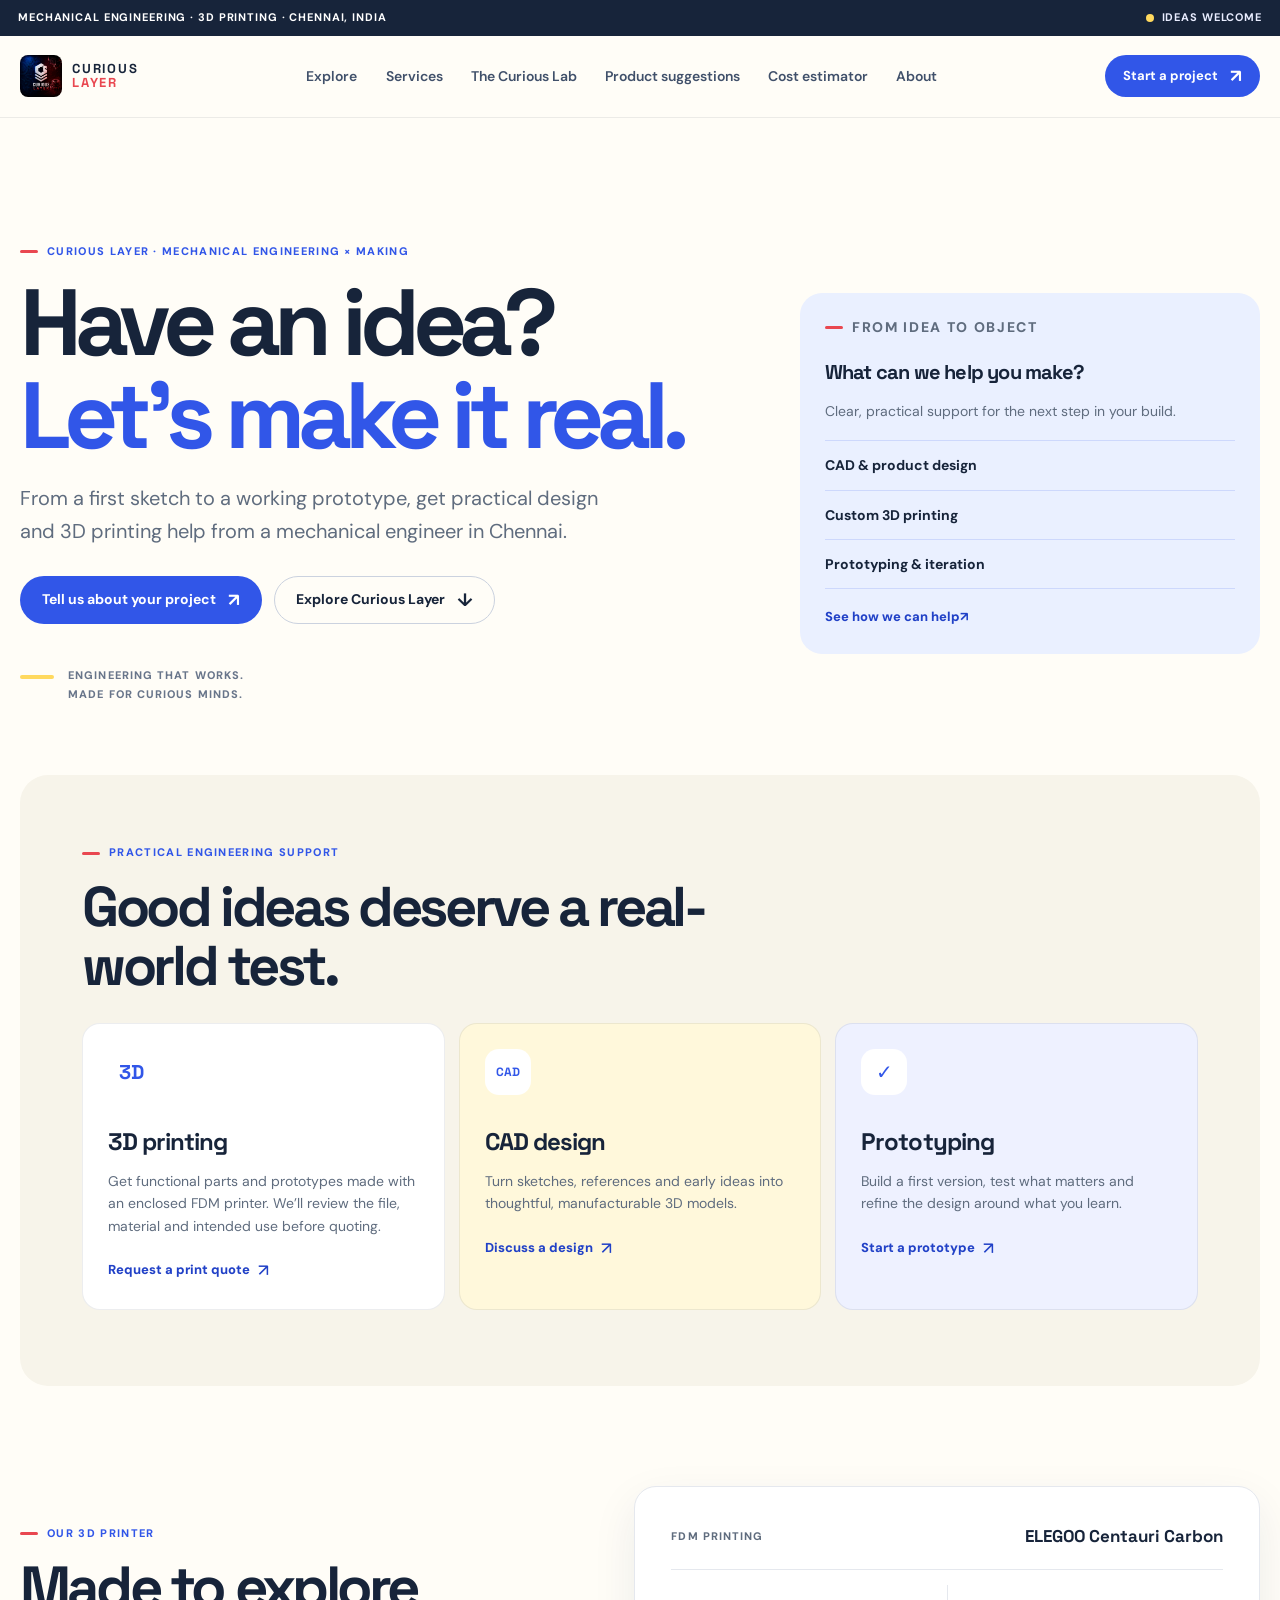
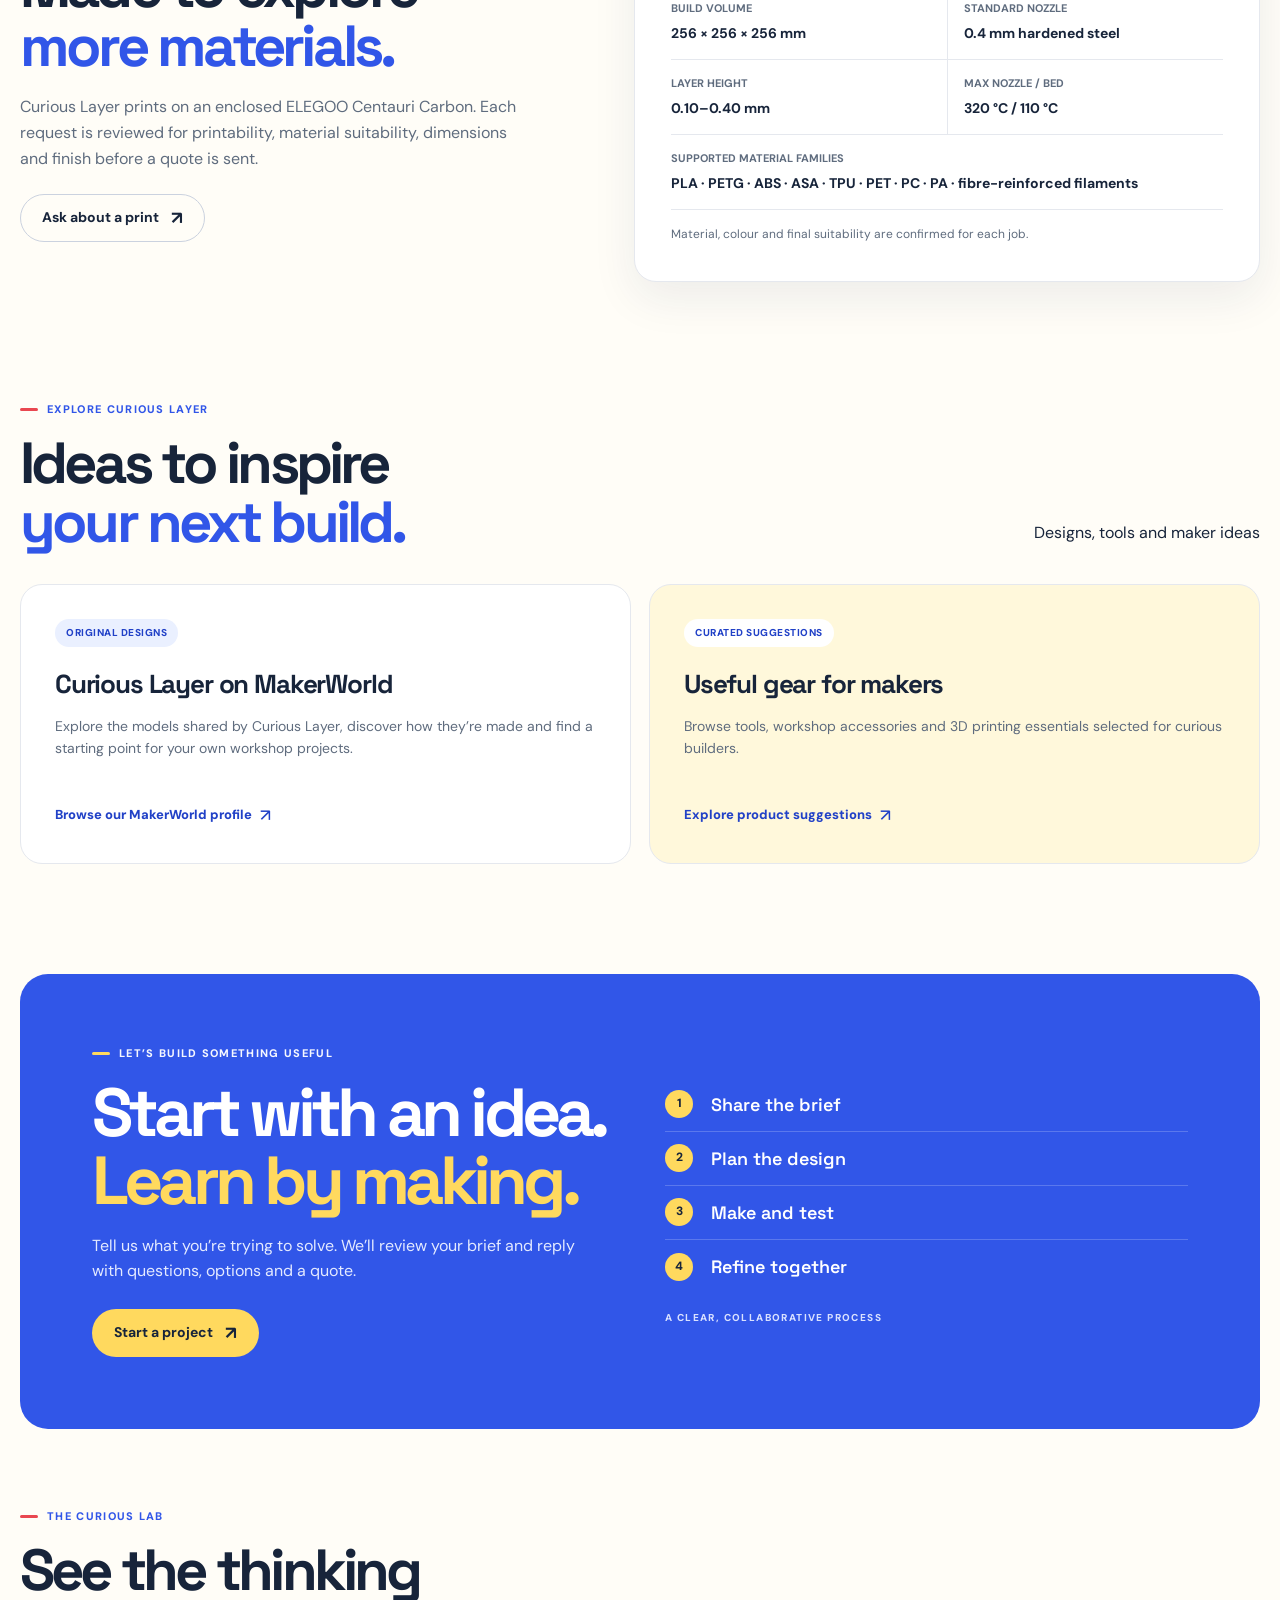
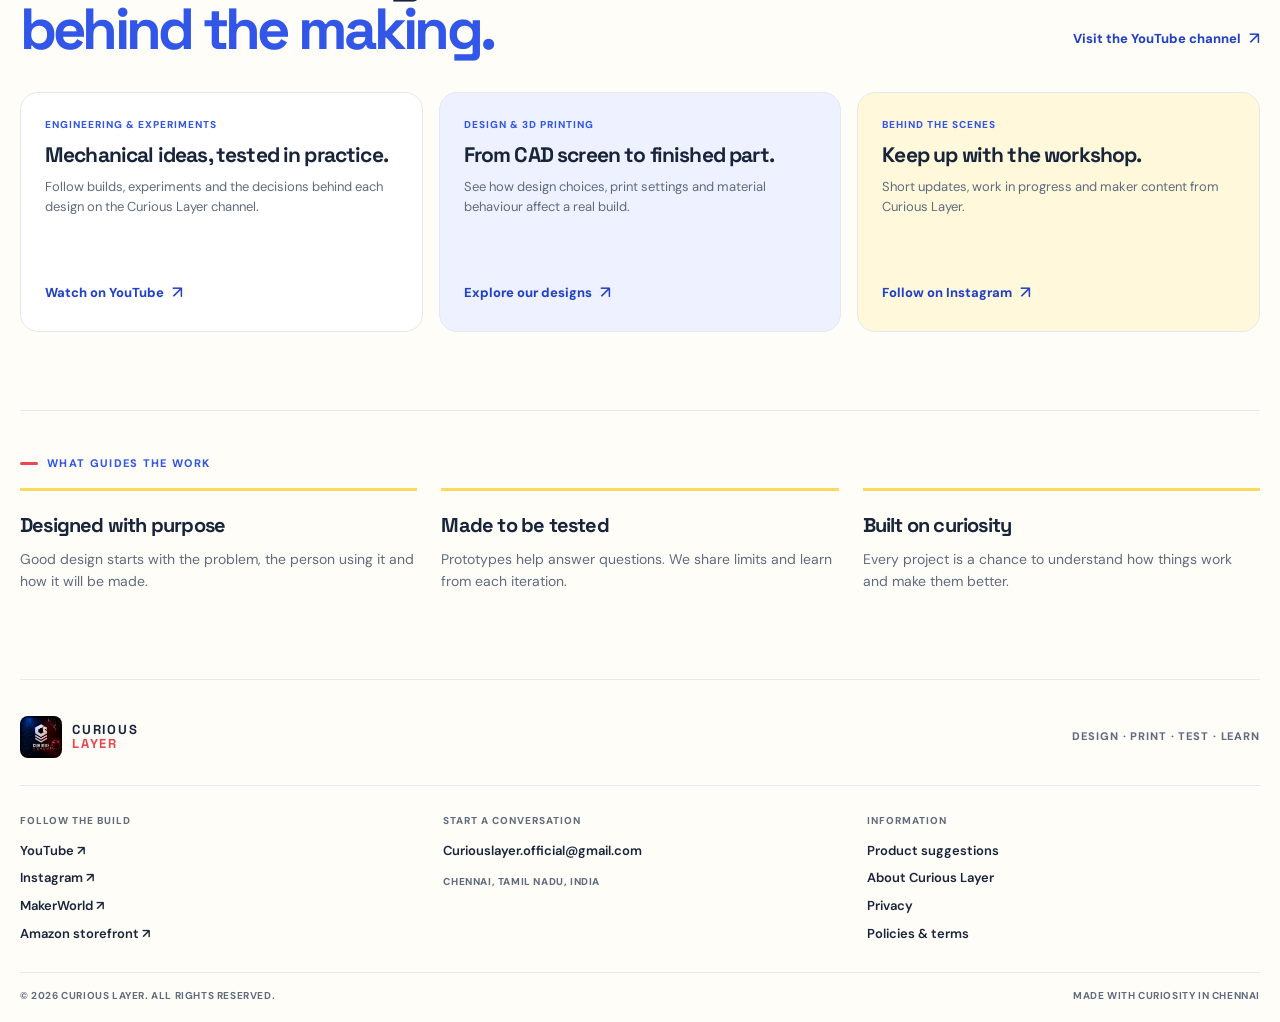
<file: index.html>
<!doctype html>
<html lang="en">
  <head>
    <meta charset="UTF-8" />
    <meta name="viewport" content="width=device-width, initial-scale=1.0" />
    <meta name="description" content="Mechanical design, custom 3D printing and practical prototyping from Curious Layer in Chennai, India." />
    <meta name="theme-color" content="#fffdf7" />
    <title>Curious Layer — Make your idea real</title>
    <link rel="icon" href="favicon.svg" type="image/svg+xml" />
    <link rel="preconnect" href="https://fonts.googleapis.com" />
    <link rel="preconnect" href="https://fonts.gstatic.com" crossorigin />
    <link href="https://fonts.googleapis.com/css2?family=DM+Sans:wght@400;500;600;700;800&family=Space+Grotesk:wght@400;500;600;700&display=swap" rel="stylesheet" />
    <link rel="stylesheet" href="styles.css?v=20261025-2" />
  </head>
  <body>
    <a class="sr-only" href="#main">Skip to content</a>
    <div class="site-shell">
      <div class="utility-bar"><span>Mechanical engineering · 3D printing · Chennai, India</span><span class="utility-status"><i></i> Ideas welcome</span></div>
      <header class="site-header">
        <a class="brand" href="#top" aria-label="Curious Layer home"><img class="brand-image" data-brand-logo src="assets/brand/curious-layer-logo.png" alt="" /><span class="brand-name">CURIOUS <em>LAYER</em></span></a>
        <nav class="main-nav" aria-label="Primary navigation">
          <a href="#shop">Explore</a><a href="#services">Services</a><a href="#lab">The Curious Lab</a><a href="products.html">Product suggestions</a><a href="estimator.html">Cost estimator</a><a href="about.html">About</a>
        </nav>
        <div class="header-actions"><button class="button button-small quote-trigger">Start a project <span>↗</span></button><button class="menu-toggle" aria-label="Open navigation" aria-expanded="false"><span></span><span></span></button></div>
      </header>

      <main id="main">
        <section class="hero" id="top">
          <div class="hero-copy">
            <p class="eyebrow"><span></span> Curious Layer · Mechanical engineering × making</p>
            <h1>Have an idea?<br /><i>Let’s make it real.</i></h1>
            <p class="hero-description">From a first sketch to a working prototype, get practical design and 3D printing help from a mechanical engineer in Chennai.</p>
            <div class="hero-actions"><button class="button button-primary quote-trigger">Tell us about your project <span>↗</span></button><a class="button button-outline" href="#shop">Explore Curious Layer <span>↓</span></a></div>
            <div class="hero-proof"><span class="proof-line"></span><p>ENGINEERING THAT WORKS.<br />MADE FOR CURIOUS MINDS.</p></div>
          </div>
          <aside class="hero-summary" aria-label="Curious Layer services">
            <p class="eyebrow"><span></span> From idea to object</p>
            <h2>What can we help you make?</h2>
            <p>Clear, practical support for the next step in your build.</p>
            <div class="summary-list"><div>CAD & product design</div><div>Custom 3D printing</div><div>Prototyping & iteration</div></div>
            <a class="summary-link" href="#services">See how we can help <b>↗</b></a>
          </aside>
        </section>

        <section class="intro-band" id="services">
          <p class="eyebrow"><span></span> Practical engineering support</p>
          <h2 class="section-title">Good ideas deserve a real-world test.</h2>
          <div class="service-grid">
            <a class="service-card" href="#quote"><span class="service-icon" aria-hidden="true"></span><h2>3D printing</h2><p>Get functional parts and prototypes made with an enclosed FDM printer. We’ll review the file, material and intended use before quoting.</p><span class="text-link">Request a print quote <b>↗</b></span></a>
            <a class="service-card" href="#quote"><span class="service-icon" aria-hidden="true"></span><h2>CAD design</h2><p>Turn sketches, references and early ideas into thoughtful, manufacturable 3D models.</p><span class="text-link">Discuss a design <b>↗</b></span></a>
            <a class="service-card" href="#quote"><span class="service-icon" aria-hidden="true"></span><h2>Prototyping</h2><p>Build a first version, test what matters and refine the design around what you learn.</p><span class="text-link">Start a prototype <b>↗</b></span></a>
          </div>
        </section>

        <section class="machine-capability" id="printing-capability">
          <div class="capability-copy"><p class="eyebrow"><span></span> Our 3D printer</p><h2>Made to explore<br /><i>more materials.</i></h2><p>Curious Layer prints on an enclosed ELEGOO Centauri Carbon. Each request is reviewed for printability, material suitability, dimensions and finish before a quote is sent.</p><button class="button button-outline quote-trigger">Ask about a print <span>↗</span></button></div>
          <div class="spec-panel" aria-label="Printer specifications"><div class="spec-panel-title"><span>FDM printing</span><b>ELEGOO Centauri Carbon</b></div><dl><div><dt>Build volume</dt><dd>256 × 256 × 256 mm</dd></div><div><dt>Standard nozzle</dt><dd>0.4 mm hardened steel</dd></div><div><dt>Layer height</dt><dd>0.10–0.40 mm</dd></div><div><dt>Max nozzle / bed</dt><dd>320 °C / 110 °C</dd></div><div class="wide"><dt>Supported material families</dt><dd>PLA · PETG · ABS · ASA · TPU · PET · PC · PA · fibre-reinforced filaments</dd></div></dl><p>Material, colour and final suitability are confirmed for each job.</p></div>
        </section>

        <section class="products" id="shop">
          <div class="section-heading"><div><p class="eyebrow"><span></span> Explore Curious Layer</p><h2>Ideas to inspire<br /><i>your next build.</i></h2></div><span class="section-link">Designs, tools and maker ideas</span></div>
          <div class="product-grid">
            <article class="product-card"><div class="product-meta"><span class="badge">Original designs</span></div><h3>Curious Layer on MakerWorld</h3><p>Explore the models shared by Curious Layer, discover how they’re made and find a starting point for your own workshop projects.</p><a data-makerworld href="https://makerworld.com/en/@curiouslayer" target="_blank" rel="noopener noreferrer" class="text-link">Browse our MakerWorld profile <b>↗</b></a></article>
            <article class="product-card"><div class="product-meta"><span class="badge suggested">Curated suggestions</span></div><h3>Useful gear for makers</h3><p>Browse tools, workshop accessories and 3D printing essentials selected for curious builders.</p><a href="products.html" class="text-link">Explore product suggestions <b>↗</b></a></article>
          </div>
        </section>

        <section class="project-banner" id="quote">
          <div class="project-copy"><p class="eyebrow"><span></span> Let’s build something useful</p><h2>Start with an idea.<br /><i>Learn by making.</i></h2><p>Tell us what you’re trying to solve. We’ll review your brief and reply with questions, options and a quote.</p><button class="button button-primary quote-trigger">Start a project <span>↗</span></button></div>
          <div class="process-track" aria-label="Our process"><div class="process-step"><span>1</span><b>Share the brief</b></div><div class="process-step"><span>2</span><b>Plan the design</b></div><div class="process-step"><span>3</span><b>Make and test</b></div><div class="process-step"><span>4</span><b>Refine together</b></div><small>A CLEAR, COLLABORATIVE PROCESS</small></div>
        </section>

        <section class="lab-section" id="lab">
          <div class="section-heading"><div><p class="eyebrow"><span></span> The Curious Lab</p><h2>See the thinking<br /><i>behind the making.</i></h2></div><a href="https://www.youtube.com/@CuriousLayer06" target="_blank" rel="noopener noreferrer" class="text-link section-link">Visit the YouTube channel <b>↗</b></a></div>
          <div class="lab-grid"><article class="lab-card"><p class="card-category">Engineering & experiments</p><h3>Mechanical ideas, tested in practice.</h3><p>Follow builds, experiments and the decisions behind each design on the Curious Layer channel.</p><a href="https://www.youtube.com/@CuriousLayer06" target="_blank" rel="noopener noreferrer" class="text-link">Watch on YouTube <b>↗</b></a></article><article class="lab-card"><p class="card-category">Design & 3D printing</p><h3>From CAD screen to finished part.</h3><p>See how design choices, print settings and material behaviour affect a real build.</p><a data-makerworld href="https://makerworld.com/en/@curiouslayer" target="_blank" rel="noopener noreferrer" class="text-link">Explore our designs <b>↗</b></a></article><article class="lab-card"><p class="card-category">Behind the scenes</p><h3>Keep up with the workshop.</h3><p>Short updates, work in progress and maker content from Curious Layer.</p><a href="https://www.instagram.com/curiouslayer_official/" target="_blank" rel="noopener noreferrer" class="text-link">Follow on Instagram <b>↗</b></a></article></div>
        </section>

        <section class="principles" id="about"><p class="eyebrow"><span></span> What guides the work</p><div class="principles-grid"><div><h3>Designed with purpose</h3><p>Good design starts with the problem, the person using it and how it will be made.</p></div><div><h3>Made to be tested</h3><p>Prototypes help answer questions. We share limits and learn from each iteration.</p></div><div><h3>Built on curiosity</h3><p>Every project is a chance to understand how things work and make them better.</p></div></div></section>
      </main>

      <footer class="site-footer"><div class="footer-top"><a class="brand" href="#top"><img class="brand-image" data-brand-logo src="assets/brand/curious-layer-logo.png" alt="" /><span class="brand-name">CURIOUS <em>LAYER</em></span></a><p>DESIGN · PRINT · TEST · LEARN</p></div><div class="footer-main"><div><p class="footer-label">FOLLOW THE BUILD</p><a data-youtube href="https://www.youtube.com/@CuriousLayer06" target="_blank" rel="noopener noreferrer">YouTube ↗</a><a data-instagram href="https://www.instagram.com/curiouslayer_official/" target="_blank" rel="noopener noreferrer">Instagram ↗</a><a data-makerworld href="https://makerworld.com/en/@curiouslayer" target="_blank" rel="noopener noreferrer">MakerWorld ↗</a><a href="https://www.amazon.in/shop/curiouslayer_official" target="_blank" rel="noopener noreferrer">Amazon storefront ↗</a></div><div><p class="footer-label">START A CONVERSATION</p><a href="mailto:Curiouslayer.official@gmail.com" data-email>Curiouslayer.official@gmail.com</a><span class="footer-location">CHENNAI, TAMIL NADU, INDIA</span></div><div><p class="footer-label">INFORMATION</p><a href="products.html">Product suggestions</a><a href="about.html">About Curious Layer</a><a href="legal.html#privacy">Privacy</a><a href="legal.html">Policies & terms</a></div></div><div class="footer-bottom"><span>© 2026 CURIOUS LAYER. ALL RIGHTS RESERVED.</span><span>MADE WITH CURIOSITY IN CHENNAI</span></div></footer>
    </div>

    <dialog class="quote-dialog" id="quote-dialog"><button class="dialog-close" aria-label="Close form">×</button><div class="dialog-heading"><p class="eyebrow"><span></span> Start a project</p><h2>What are you<br /><i>building?</i></h2><p>Share the details and your email app will open with a prepared request addressed to Curious Layer.</p></div><form class="quote-form"><label>Name<input required name="name" autocomplete="name" placeholder="Your name" /></label><label>Email<input required name="email" type="email" autocomplete="email" placeholder="Your email" /></label><label>Project type<select name="project-type"><option>3D printing</option><option>CAD & product design</option><option>Reverse engineering</option><option>Prototype development</option></select></label><label>Quantity<input required name="quantity" type="number" min="1" value="1" /></label><label>Material preference<input name="material" placeholder="For example, PLA or PETG" /></label><label>Colour preference<input name="colour" placeholder="Your preferred colour" /></label><label>Desired dimensions<input name="dimensions" placeholder="Length × width × height (mm)" /></label><label>Desired deadline<input name="deadline" type="date" /></label><label class="full-field">What are you trying to build?<textarea required name="project-details" placeholder="Tell us about the idea, part or problem"></textarea></label><label class="file-label">Reference files<input name="files" type="file" accept=".stl,.3mf,.step,.stp,.obj,.zip,.pdf,.jpg,.jpeg,.png" multiple /><span>STL, STEP, 3MF, OBJ, PDF, image or ZIP</span></label><button class="button button-primary" type="submit">Send request <span>↗</span></button><p class="form-note" aria-live="polite">Your email app will open. Attach selected files to the email before sending.</p></form></dialog>
    <script src="brand.config.js?v=20261025-2"></script><script src="app.js?v=20261025-2"></script>
  </body>
</html>
</file>
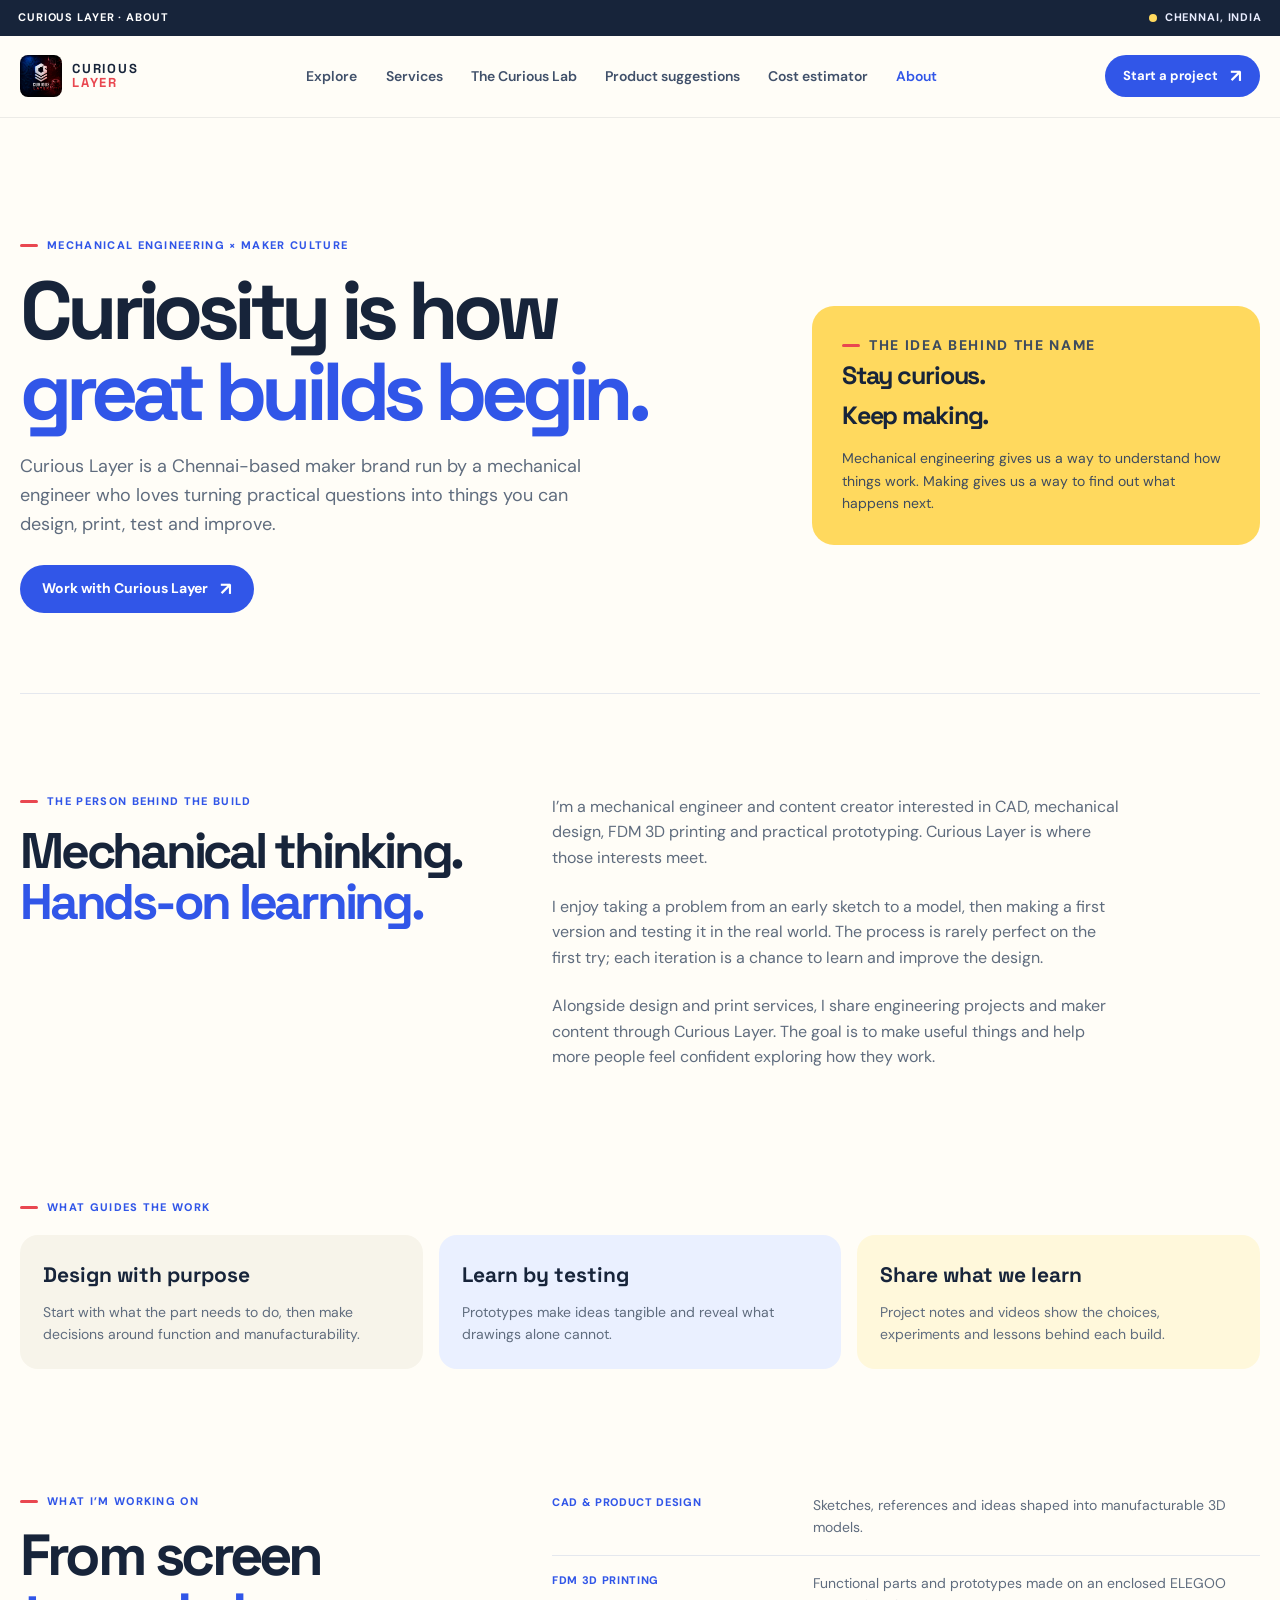
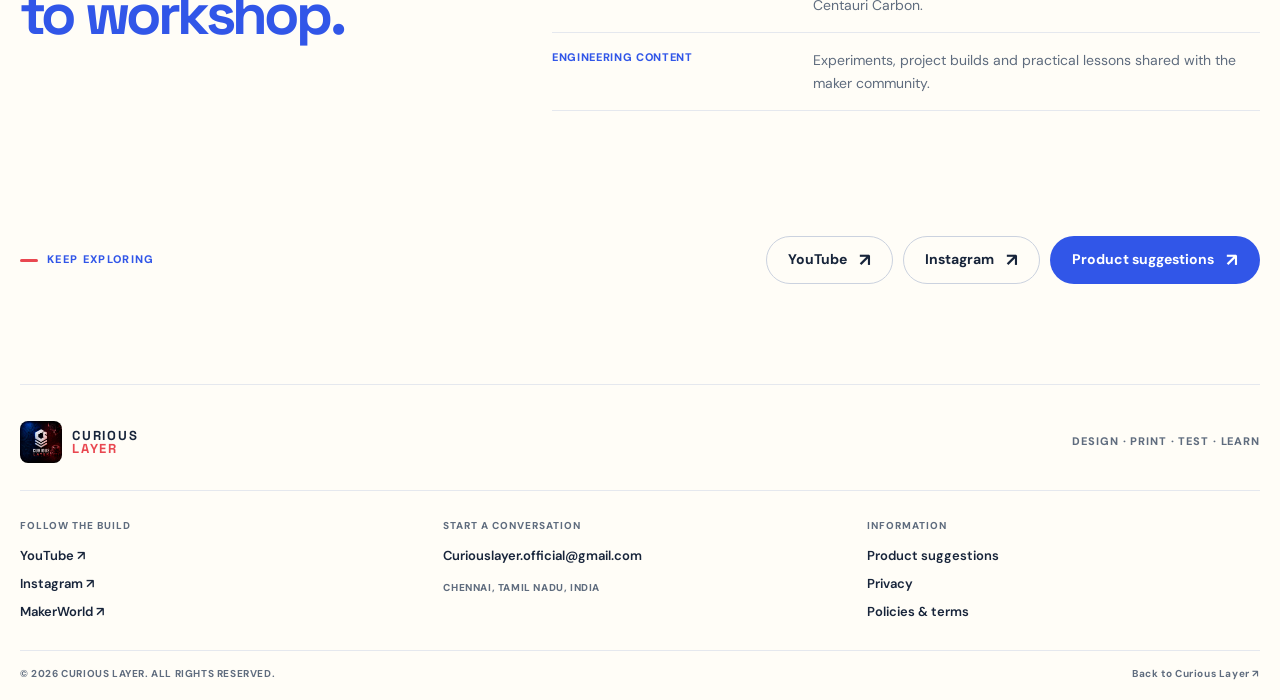
<file: about.html>
<!doctype html>
<html lang="en">
  <head>
    <meta charset="UTF-8" />
    <meta name="viewport" content="width=device-width, initial-scale=1.0" />
    <meta name="description" content="Meet Curious Layer, a Chennai-based mechanical engineering and 3D printing maker brand." />
    <meta name="theme-color" content="#fffdf7" />
    <title>About Curious Layer — Mechanical Engineering & Making</title>
    <link rel="icon" href="favicon.svg" type="image/svg+xml" />
    <link rel="preconnect" href="https://fonts.googleapis.com" /><link rel="preconnect" href="https://fonts.gstatic.com" crossorigin />
    <link href="https://fonts.googleapis.com/css2?family=DM+Sans:wght@400;500;600;700;800&family=Space+Grotesk:wght@400;500;600;700&display=swap" rel="stylesheet" />
    <link rel="stylesheet" href="styles.css?v=20261025-2" />
  </head>
  <body>
    <a class="sr-only" href="#main">Skip to content</a>
    <div class="site-shell about-page-shell">
      <div class="utility-bar"><span>Curious Layer · About</span><span class="utility-status"><i></i> Chennai, India</span></div>
      <header class="site-header"><a class="brand" href="index.html" aria-label="Curious Layer home"><img class="brand-image" data-brand-logo src="assets/brand/curious-layer-logo.png" alt="" /><span class="brand-name">CURIOUS <em>LAYER</em></span></a><nav class="main-nav" aria-label="Primary navigation"><a href="index.html#shop">Explore</a><a href="index.html#services">Services</a><a href="index.html#lab">The Curious Lab</a><a href="products.html">Product suggestions</a><a href="estimator.html">Cost estimator</a><a href="about.html" aria-current="page">About</a></nav><div class="header-actions"><a class="button button-small" href="index.html#quote">Start a project <span>↗</span></a><button class="menu-toggle" aria-label="Open navigation" aria-expanded="false"><span></span><span></span></button></div></header>
      <main id="main">
        <section class="about-hero"><div><p class="eyebrow"><span></span> Mechanical engineering × maker culture</p><h1>Curiosity is how<br /><i>great builds begin.</i></h1><p>Curious Layer is a Chennai-based maker brand run by a mechanical engineer who loves turning practical questions into things you can design, print, test and improve.</p><a class="button button-primary" href="index.html#quote">Work with Curious Layer <span>↗</span></a></div><aside class="about-promo"><p class="eyebrow"><span></span> The idea behind the name</p><h2>Stay curious.<br />Keep making.</h2><p>Mechanical engineering gives us a way to understand how things work. Making gives us a way to find out what happens next.</p></aside></section>
        <section class="about-story"><div class="story-intro"><p class="eyebrow"><span></span> The person behind the build</p><h2>Mechanical thinking.<br /><i>Hands-on learning.</i></h2></div><div class="story-copy"><p>I’m a mechanical engineer and content creator interested in CAD, mechanical design, FDM 3D printing and practical prototyping. Curious Layer is where those interests meet.</p><p>I enjoy taking a problem from an early sketch to a model, then making a first version and testing it in the real world. The process is rarely perfect on the first try; each iteration is a chance to learn and improve the design.</p><p>Alongside design and print services, I share engineering projects and maker content through Curious Layer. The goal is to make useful things and help more people feel confident exploring how they work.</p></div></section>
        <section class="about-pillars"><p class="eyebrow"><span></span> What guides the work</p><div class="pillar-grid"><div><h3>Design with purpose</h3><p>Start with what the part needs to do, then make decisions around function and manufacturability.</p></div><div><h3>Learn by testing</h3><p>Prototypes make ideas tangible and reveal what drawings alone cannot.</p></div><div><h3>Share what we learn</h3><p>Project notes and videos show the choices, experiments and lessons behind each build.</p></div></div></section>
        <section class="about-focus"><div><p class="eyebrow"><span></span> What I’m working on</p><h2>From screen<br /><i>to workshop.</i></h2></div><div class="focus-list"><div><span>CAD & PRODUCT DESIGN</span><p>Sketches, references and ideas shaped into manufacturable 3D models.</p></div><div><span>FDM 3D PRINTING</span><p>Functional parts and prototypes made on an enclosed ELEGOO Centauri Carbon.</p></div><div><span>ENGINEERING CONTENT</span><p>Experiments, project builds and practical lessons shared with the maker community.</p></div></div></section>
        <section class="about-connect"><p class="eyebrow"><span></span> Keep exploring</p><div><a href="https://www.youtube.com/@CuriousLayer06" target="_blank" rel="noopener noreferrer" class="button button-outline">YouTube <span>↗</span></a><a href="https://www.instagram.com/curiouslayer_official/" target="_blank" rel="noopener noreferrer" class="button button-outline">Instagram <span>↗</span></a><a href="products.html" class="button button-primary">Product suggestions <span>↗</span></a></div></section>
      </main>
      <footer class="site-footer"><div class="footer-top"><a class="brand" href="index.html"><img class="brand-image" data-brand-logo src="assets/brand/curious-layer-logo.png" alt="" /><span class="brand-name">CURIOUS <em>LAYER</em></span></a><p>DESIGN · PRINT · TEST · LEARN</p></div><div class="footer-main"><div><p class="footer-label">FOLLOW THE BUILD</p><a href="https://www.youtube.com/@CuriousLayer06" target="_blank" rel="noopener noreferrer">YouTube ↗</a><a href="https://www.instagram.com/curiouslayer_official/" target="_blank" rel="noopener noreferrer">Instagram ↗</a><a href="https://makerworld.com/en/@curiouslayer" target="_blank" rel="noopener noreferrer">MakerWorld ↗</a></div><div><p class="footer-label">START A CONVERSATION</p><a href="mailto:Curiouslayer.official@gmail.com">Curiouslayer.official@gmail.com</a><span class="footer-location">CHENNAI, TAMIL NADU, INDIA</span></div><div><p class="footer-label">INFORMATION</p><a href="products.html">Product suggestions</a><a href="legal.html#privacy">Privacy</a><a href="legal.html">Policies & terms</a></div></div><div class="footer-bottom"><span>© 2026 CURIOUS LAYER. ALL RIGHTS RESERVED.</span><a href="index.html">Back to Curious Layer ↗</a></div></footer>
    </div>
    <script src="brand.config.js?v=20261025-2"></script><script src="app.js?v=20261025-2"></script>
  </body>
</html>
</file>
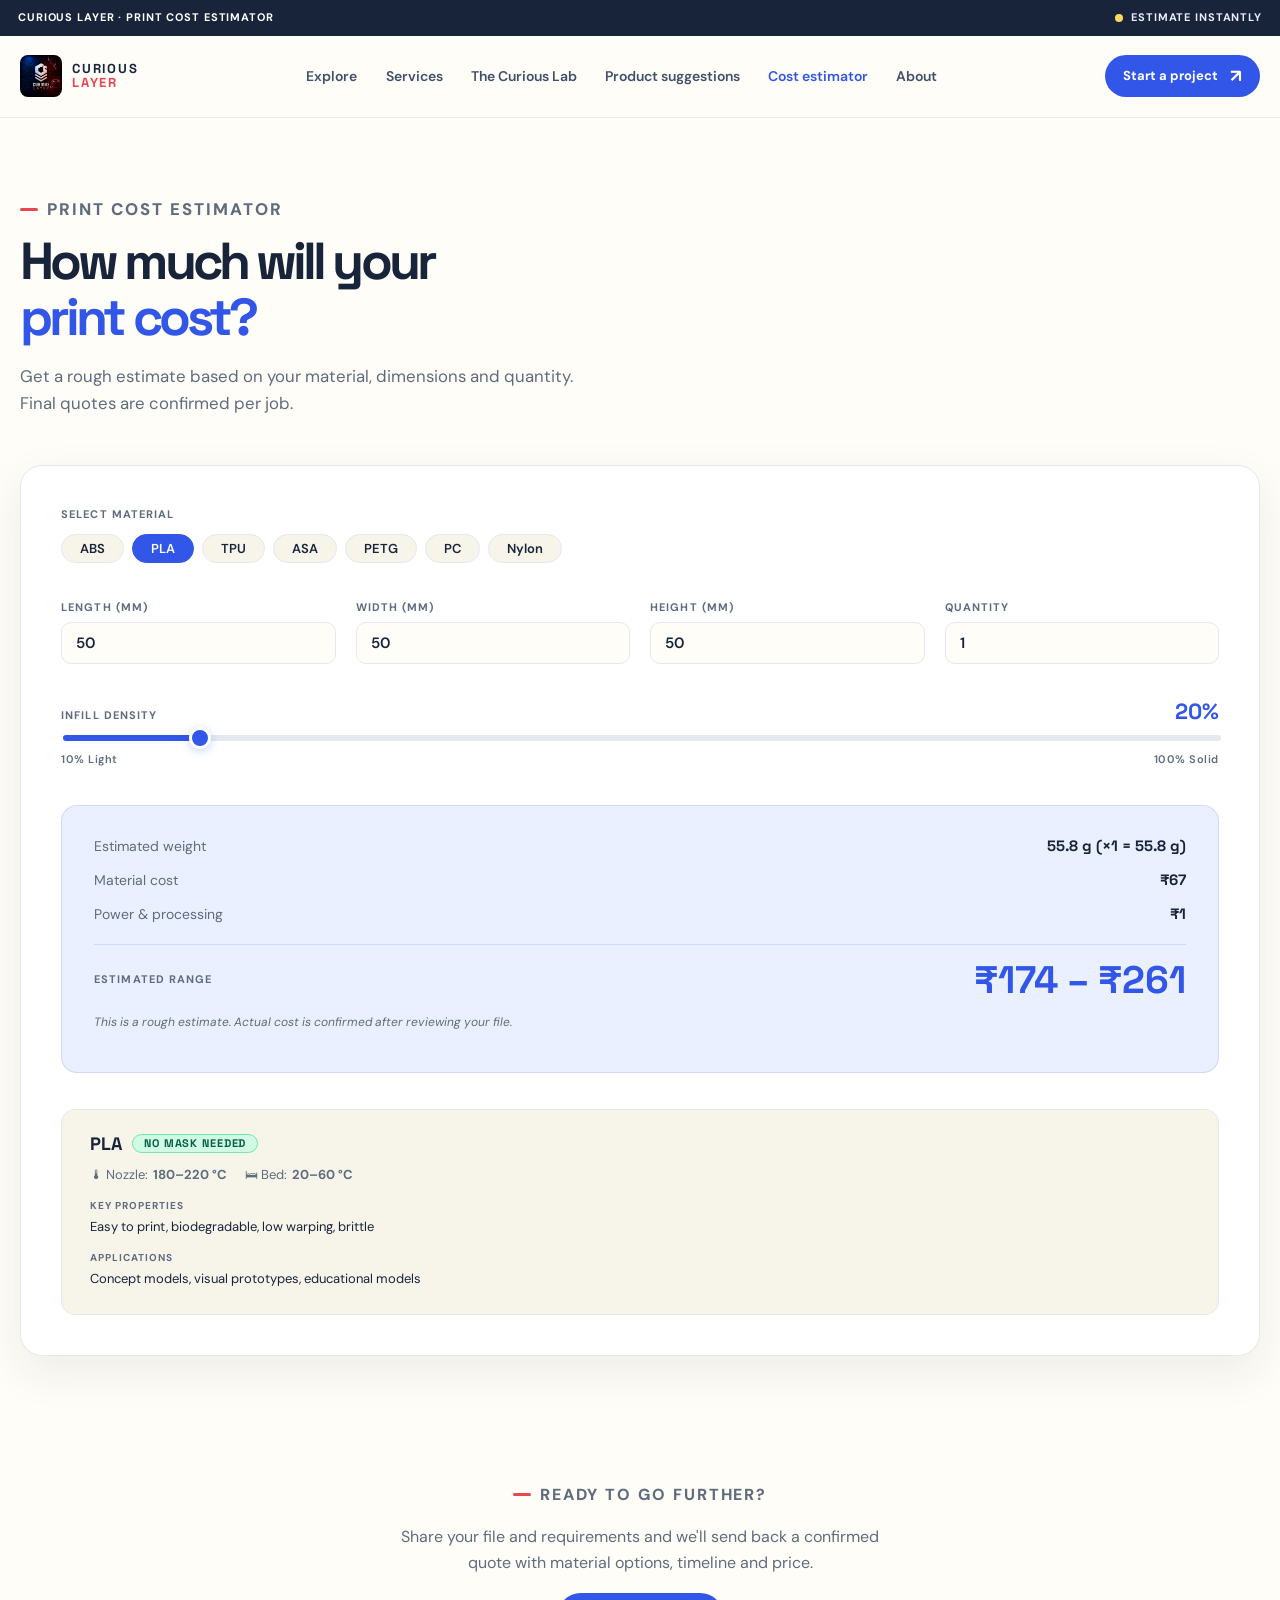
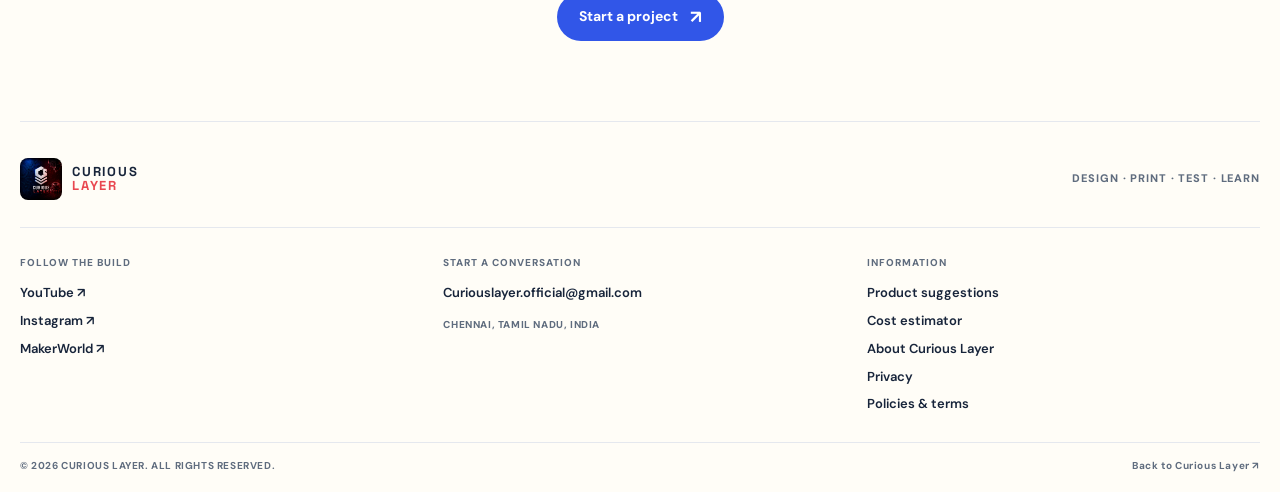
<file: estimator.html>
<!doctype html>
<html lang="en">
  <head>
    <meta charset="UTF-8" />
    <meta name="viewport" content="width=device-width, initial-scale=1.0" />
    <meta name="description" content="Estimate the cost of your 3D print — material, dimensions, infill and quantity. Curious Layer, Chennai." />
    <meta name="theme-color" content="#fffdf7" />
    <title>Print Cost Estimator — Curious Layer</title>
    <link rel="icon" href="favicon.svg" type="image/svg+xml" />
    <link rel="preconnect" href="https://fonts.googleapis.com" /><link rel="preconnect" href="https://fonts.gstatic.com" crossorigin />
    <link href="https://fonts.googleapis.com/css2?family=DM+Sans:wght@400;500;600;700;800&family=Space+Grotesk:wght@400;500;600;700&display=swap" rel="stylesheet" />
    <link rel="stylesheet" href="styles.css?v=20261025-2" />
  </head>
  <body>
    <a class="sr-only" href="#main">Skip to content</a>
    <div class="site-shell estimator-page-shell">
      <div class="utility-bar"><span>Curious Layer · Print Cost Estimator</span><span class="utility-status"><i></i> Estimate instantly</span></div>
      <header class="site-header">
        <a class="brand" href="index.html" aria-label="Curious Layer home"><img class="brand-image" data-brand-logo src="assets/brand/curious-layer-logo.png" alt="" /><span class="brand-name">CURIOUS <em>LAYER</em></span></a>
        <nav class="main-nav" aria-label="Primary navigation">
          <a href="index.html#shop">Explore</a><a href="index.html#services">Services</a><a href="index.html#lab">The Curious Lab</a><a href="products.html">Product suggestions</a><a href="estimator.html" aria-current="page">Cost estimator</a><a href="about.html">About</a>
        </nav>
        <div class="header-actions"><a class="button button-small" href="index.html#quote">Start a project <span>↗</span></a><button class="menu-toggle" aria-label="Open navigation" aria-expanded="false"><span></span><span></span></button></div>
      </header>

      <main id="main">
        <!-- Hero -->
        <section class="estimator-hero">
          <p class="eyebrow"><span></span> Print Cost Estimator</p>
          <h1>How much will your<br /><i>print cost?</i></h1>
          <p>Get a rough estimate based on your material, dimensions and quantity. Final quotes are confirmed per job.</p>
        </section>

        <!-- Estimator -->
        <section class="estimator-section">
          <div class="estimator-card">

            <!-- Material selector -->
            <div>
              <p class="est-label">Select material</p>
              <div class="material-pills" id="est-pills" role="group" aria-label="Material selector"></div>
            </div>

            <!-- Dimensions + Quantity -->
            <div class="est-inputs-row">
              <div class="est-field">
                <label for="est-l">Length (mm)</label>
                <input type="number" id="est-l" min="1" max="256" value="50" inputmode="numeric" />
              </div>
              <div class="est-field">
                <label for="est-w">Width (mm)</label>
                <input type="number" id="est-w" min="1" max="256" value="50" inputmode="numeric" />
              </div>
              <div class="est-field">
                <label for="est-h">Height (mm)</label>
                <input type="number" id="est-h" min="1" max="256" value="50" inputmode="numeric" />
              </div>
              <div class="est-field">
                <label for="est-qty">Quantity</label>
                <input type="number" id="est-qty" min="1" max="100" value="1" inputmode="numeric" />
              </div>
            </div>

            <!-- Infill slider -->
            <div class="est-slider-wrapper">
              <div class="est-slider-top">
                <span class="est-label" style="margin:0">Infill density</span>
                <span class="est-slider-val" id="est-infill-val">20%</span>
              </div>
              <input type="range" class="est-slider" id="est-infill" min="10" max="100" value="20" step="5" aria-label="Infill density percentage" />
              <div style="display:flex;justify-content:space-between;font-size:11px;color:var(--muted);font-weight:600;letter-spacing:.05em"><span>10% Light</span><span>100% Solid</span></div>
            </div>

            <!-- Cost output -->
            <div class="est-output" aria-live="polite" aria-label="Estimated cost">
              <div class="est-output-row"><span>Estimated weight</span><b id="est-out-weight">—</b></div>
              <div class="est-output-row"><span>Material cost</span><b id="est-out-mat">—</b></div>
              <div class="est-output-row"><span>Power &amp; processing</span><b id="est-out-power">—</b></div>
              <div class="est-total-row">
                <span class="est-total-label">Estimated range</span>
                <span class="est-total-amount" id="est-out-total">Enter dimensions</span>
              </div>
              <p class="est-disclaimer">This is a rough estimate. Actual cost is confirmed after reviewing your file.</p>
            </div>

            <!-- Material info panel -->
            <div class="est-info-panel" id="est-info-panel" hidden>
              <div class="est-info-name" id="est-info-name">
                PLA <span class="mask-badge no" id="est-info-mask">No mask needed</span>
              </div>
              <div class="est-info-temps">
                <span>🌡 Nozzle: <strong id="est-info-nozzle">—</strong></span>
                <span>🛏 Bed: <strong id="est-info-bed">—</strong></span>
              </div>
              <div class="est-info-props"><strong>Key properties</strong><span id="est-info-props">—</span></div>
              <div class="est-info-apps"><strong>Applications</strong><span id="est-info-apps">—</span></div>
            </div>

          </div><!-- /estimator-card -->
        </section>

        <!-- CTA -->
        <section class="estimator-cta">
          <p class="eyebrow"><span></span> Ready to go further?</p>
          <p>Share your file and requirements and we'll send back a confirmed quote with material options, timeline and price.</p>
          <a class="button button-primary" href="index.html#quote">Start a project <span>↗</span></a>
        </section>
      </main>

      <footer class="site-footer"><div class="footer-top"><a class="brand" href="index.html"><img class="brand-image" data-brand-logo src="assets/brand/curious-layer-logo.png" alt="" /><span class="brand-name">CURIOUS <em>LAYER</em></span></a><p>DESIGN · PRINT · TEST · LEARN</p></div><div class="footer-main"><div><p class="footer-label">FOLLOW THE BUILD</p><a data-youtube href="https://www.youtube.com/@CuriousLayer06" target="_blank" rel="noopener noreferrer">YouTube ↗</a><a data-instagram href="https://www.instagram.com/curiouslayer_official/" target="_blank" rel="noopener noreferrer">Instagram ↗</a><a data-makerworld href="https://makerworld.com/en/@curiouslayer" target="_blank" rel="noopener noreferrer">MakerWorld ↗</a></div><div><p class="footer-label">START A CONVERSATION</p><a href="mailto:Curiouslayer.official@gmail.com" data-email>Curiouslayer.official@gmail.com</a><span class="footer-location">CHENNAI, TAMIL NADU, INDIA</span></div><div><p class="footer-label">INFORMATION</p><a href="products.html">Product suggestions</a><a href="estimator.html">Cost estimator</a><a href="about.html">About Curious Layer</a><a href="legal.html#privacy">Privacy</a><a href="legal.html">Policies &amp; terms</a></div></div><div class="footer-bottom"><span>© 2026 CURIOUS LAYER. ALL RIGHTS RESERVED.</span><a href="index.html">Back to Curious Layer ↗</a></div></footer>
    </div>

    <script src="brand.config.js?v=20261025-2"></script><script src="app.js?v=20261025-2"></script><script src="estimator.js"></script>
  </body>
</html>
</file>
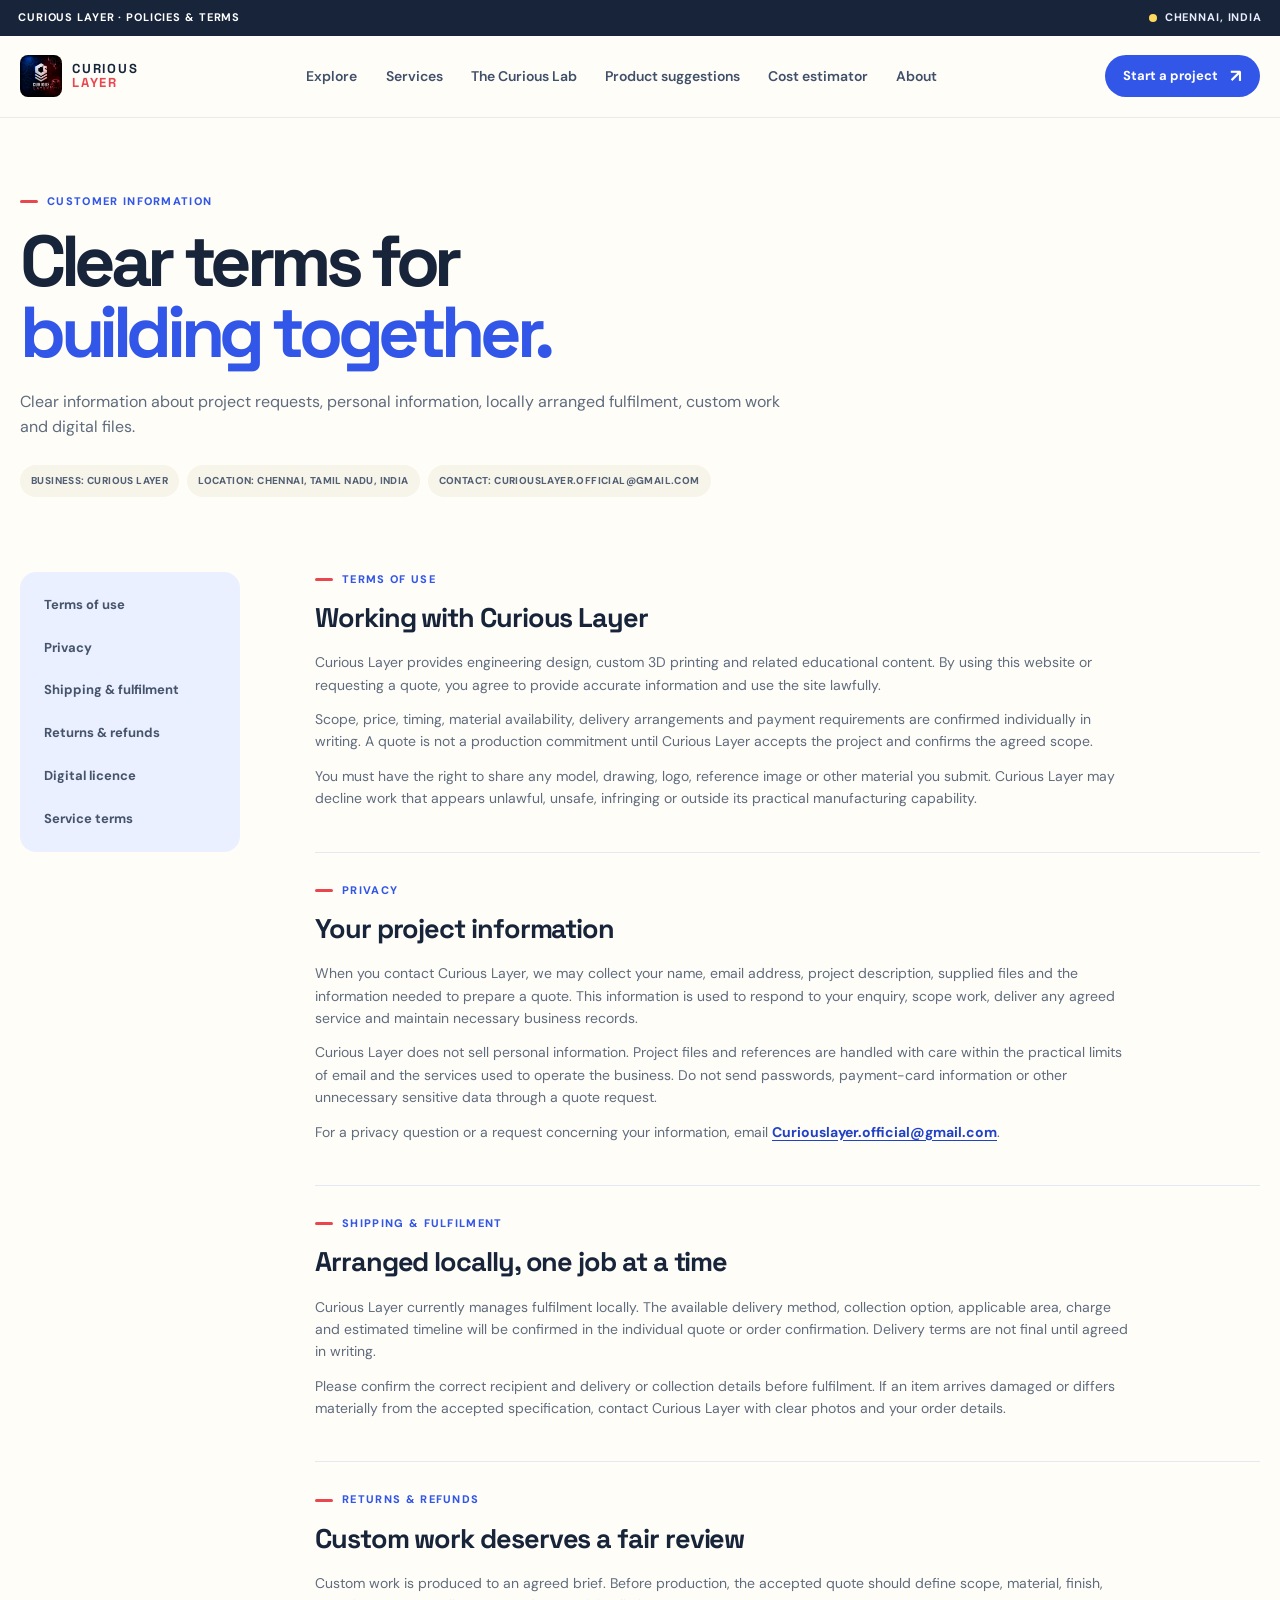
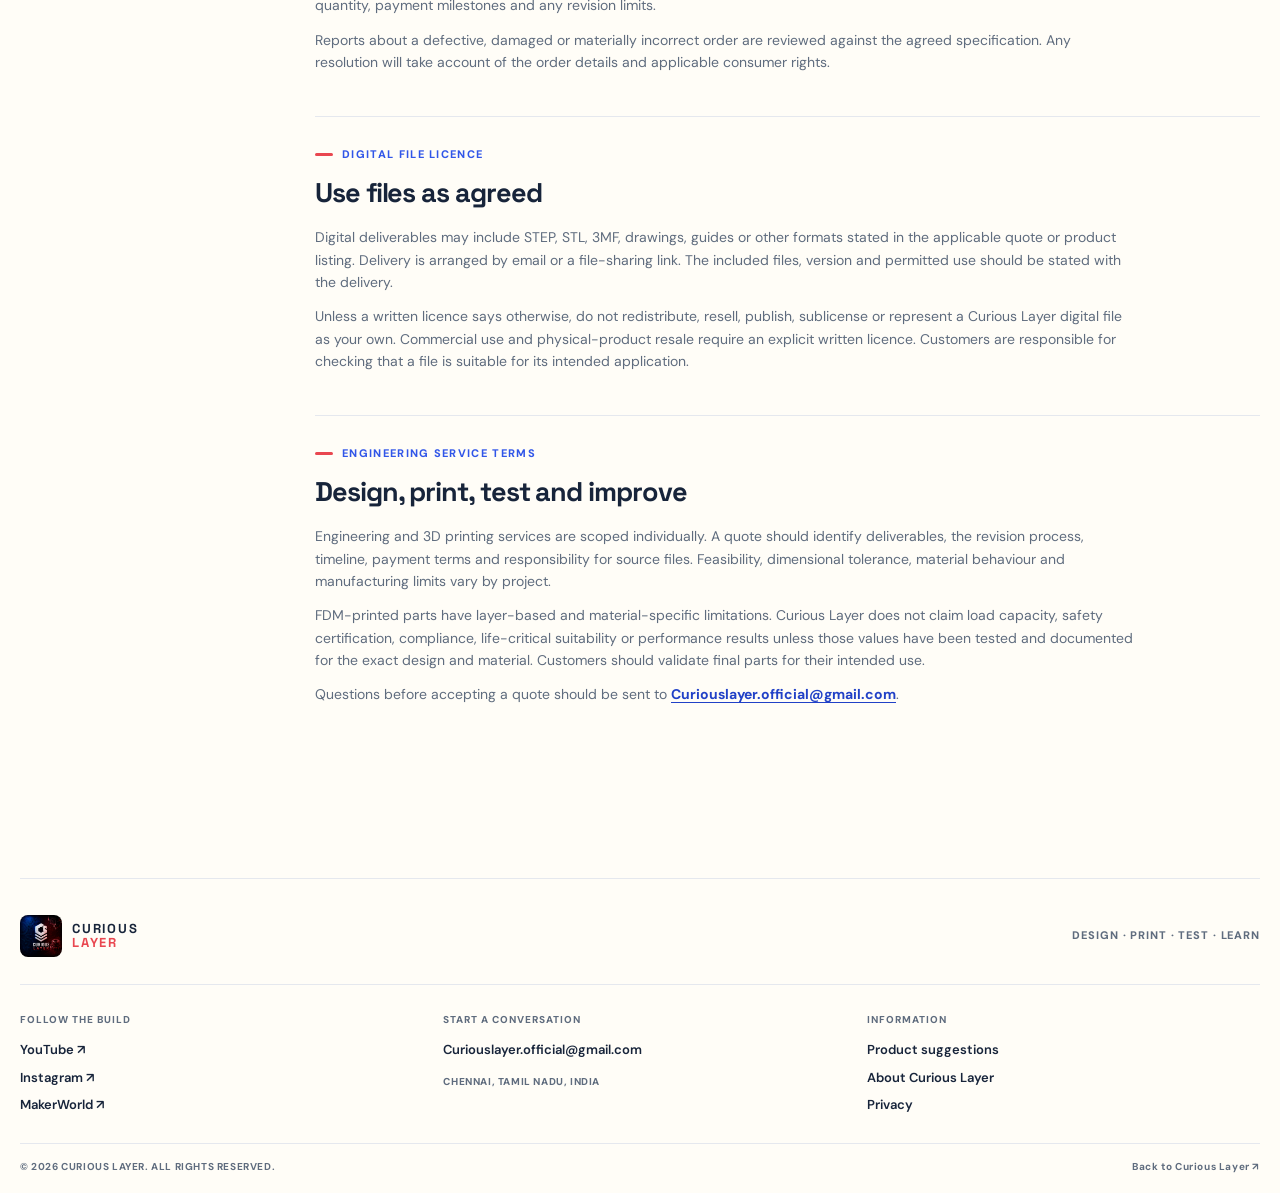
<file: legal.html>
<!doctype html>
<html lang="en">
  <head>
    <meta charset="UTF-8" />
    <meta name="viewport" content="width=device-width, initial-scale=1.0" />
    <meta name="description" content="Curious Layer policies for services, custom 3D printing, digital files, privacy, fulfilment and returns." />
    <meta name="theme-color" content="#fffdf7" />
    <title>Policies & Terms — Curious Layer</title>
    <link rel="icon" href="favicon.svg" type="image/svg+xml" />
    <link rel="preconnect" href="https://fonts.googleapis.com" />
    <link rel="preconnect" href="https://fonts.gstatic.com" crossorigin />
    <link href="https://fonts.googleapis.com/css2?family=DM+Sans:wght@400;500;600;700;800&family=Space+Grotesk:wght@400;500;600;700&display=swap" rel="stylesheet" />
    <link rel="stylesheet" href="styles.css?v=20261025-2" />
  </head>
  <body>
    <div class="site-shell legal-shell">
      <div class="utility-bar"><span>Curious Layer · Policies & terms</span><span class="utility-status"><i></i> Chennai, India</span></div>
      <header class="site-header legal-header">
        <a class="brand" href="index.html" aria-label="Curious Layer home"><img class="brand-image" data-brand-logo src="assets/brand/curious-layer-logo.png" alt="" /><span class="brand-name">CURIOUS <em>LAYER</em></span></a>
        <nav class="main-nav" aria-label="Primary navigation"><a href="index.html#shop">Explore</a><a href="index.html#services">Services</a><a href="index.html#lab">The Curious Lab</a><a href="products.html">Product suggestions</a><a href="estimator.html">Cost estimator</a><a href="about.html">About</a></nav>
        <div class="header-actions"><a class="button button-small" href="index.html#quote">Start a project <span>↗</span></a><button class="menu-toggle" aria-label="Open navigation" aria-expanded="false"><span></span><span></span></button></div>
      </header>
      <main>
        <section class="legal-hero">
          <p class="eyebrow"><span></span> CUSTOMER INFORMATION</p>
          <h1>Clear terms for<br /><i>building together.</i></h1>
          <p>Clear information about project requests, personal information, locally arranged fulfilment, custom work and digital files.</p>
          <div class="legal-meta"><span>BUSINESS: CURIOUS LAYER</span><span>LOCATION: CHENNAI, TAMIL NADU, INDIA</span><span>CONTACT: CURIOUSLAYER.OFFICIAL@GMAIL.COM</span></div>
        </section>
        <section class="legal-content">
          <aside class="legal-nav" aria-label="Policy navigation"><a href="#terms">Terms of use</a><a href="#privacy">Privacy</a><a href="#shipping">Shipping & fulfilment</a><a href="#returns">Returns & refunds</a><a href="#digital-license">Digital licence</a><a href="#service-terms">Service terms</a></aside>
          <div class="legal-documents">
            <article id="terms"><p class="eyebrow"><span></span> Terms of use</p><h2>Working with Curious Layer</h2><p>Curious Layer provides engineering design, custom 3D printing and related educational content. By using this website or requesting a quote, you agree to provide accurate information and use the site lawfully.</p><p>Scope, price, timing, material availability, delivery arrangements and payment requirements are confirmed individually in writing. A quote is not a production commitment until Curious Layer accepts the project and confirms the agreed scope.</p><p>You must have the right to share any model, drawing, logo, reference image or other material you submit. Curious Layer may decline work that appears unlawful, unsafe, infringing or outside its practical manufacturing capability.</p></article>
            <article id="privacy"><p class="eyebrow"><span></span> Privacy</p><h2>Your project information</h2><p>When you contact Curious Layer, we may collect your name, email address, project description, supplied files and the information needed to prepare a quote. This information is used to respond to your enquiry, scope work, deliver any agreed service and maintain necessary business records.</p><p>Curious Layer does not sell personal information. Project files and references are handled with care within the practical limits of email and the services used to operate the business. Do not send passwords, payment-card information or other unnecessary sensitive data through a quote request.</p><p>For a privacy question or a request concerning your information, email <a href="mailto:Curiouslayer.official@gmail.com">Curiouslayer.official@gmail.com</a>.</p></article>
            <article id="shipping"><p class="eyebrow"><span></span> Shipping & fulfilment</p><h2>Arranged locally, one job at a time</h2><p>Curious Layer currently manages fulfilment locally. The available delivery method, collection option, applicable area, charge and estimated timeline will be confirmed in the individual quote or order confirmation. Delivery terms are not final until agreed in writing.</p><p>Please confirm the correct recipient and delivery or collection details before fulfilment. If an item arrives damaged or differs materially from the accepted specification, contact Curious Layer with clear photos and your order details.</p></article>
            <article id="returns"><p class="eyebrow"><span></span> Returns & refunds</p><h2>Custom work deserves a fair review</h2><p>Custom work is produced to an agreed brief. Before production, the accepted quote should define scope, material, finish, quantity, payment milestones and any revision limits.</p><p>Reports about a defective, damaged or materially incorrect order are reviewed against the agreed specification. Any resolution will take account of the order details and applicable consumer rights.</p></article>
            <article id="digital-license"><p class="eyebrow"><span></span> Digital file licence</p><h2>Use files as agreed</h2><p>Digital deliverables may include STEP, STL, 3MF, drawings, guides or other formats stated in the applicable quote or product listing. Delivery is arranged by email or a file-sharing link. The included files, version and permitted use should be stated with the delivery.</p><p>Unless a written licence says otherwise, do not redistribute, resell, publish, sublicense or represent a Curious Layer digital file as your own. Commercial use and physical-product resale require an explicit written licence. Customers are responsible for checking that a file is suitable for its intended application.</p></article>
            <article id="service-terms"><p class="eyebrow"><span></span> Engineering service terms</p><h2>Design, print, test and improve</h2><p>Engineering and 3D printing services are scoped individually. A quote should identify deliverables, the revision process, timeline, payment terms and responsibility for source files. Feasibility, dimensional tolerance, material behaviour and manufacturing limits vary by project.</p><p>FDM-printed parts have layer-based and material-specific limitations. Curious Layer does not claim load capacity, safety certification, compliance, life-critical suitability or performance results unless those values have been tested and documented for the exact design and material. Customers should validate final parts for their intended use.</p><p>Questions before accepting a quote should be sent to <a href="mailto:Curiouslayer.official@gmail.com">Curiouslayer.official@gmail.com</a>.</p></article>
          </div>
        </section>
      </main>
      <footer class="site-footer"><div class="footer-top"><a class="brand" href="index.html"><img class="brand-image" data-brand-logo src="assets/brand/curious-layer-logo.png" alt="" /><span class="brand-name">CURIOUS <em>LAYER</em></span></a><p>DESIGN · PRINT · TEST · LEARN</p></div><div class="footer-main"><div><p class="footer-label">FOLLOW THE BUILD</p><a href="https://www.youtube.com/@CuriousLayer06" target="_blank" rel="noopener noreferrer">YouTube ↗</a><a href="https://www.instagram.com/curiouslayer_official/" target="_blank" rel="noopener noreferrer">Instagram ↗</a><a href="https://makerworld.com/en/@curiouslayer" target="_blank" rel="noopener noreferrer">MakerWorld ↗</a></div><div><p class="footer-label">START A CONVERSATION</p><a href="mailto:Curiouslayer.official@gmail.com">Curiouslayer.official@gmail.com</a><span class="footer-location">CHENNAI, TAMIL NADU, INDIA</span></div><div><p class="footer-label">INFORMATION</p><a href="products.html">Product suggestions</a><a href="about.html">About Curious Layer</a><a href="legal.html#privacy">Privacy</a></div></div><div class="footer-bottom"><span>© 2026 CURIOUS LAYER. ALL RIGHTS RESERVED.</span><a href="index.html">Back to Curious Layer ↗</a></div></footer>
    </div>
    <script src="brand.config.js?v=20261025-2"></script><script src="app.js?v=20261025-2"></script>
  </body>
</html>
</file>
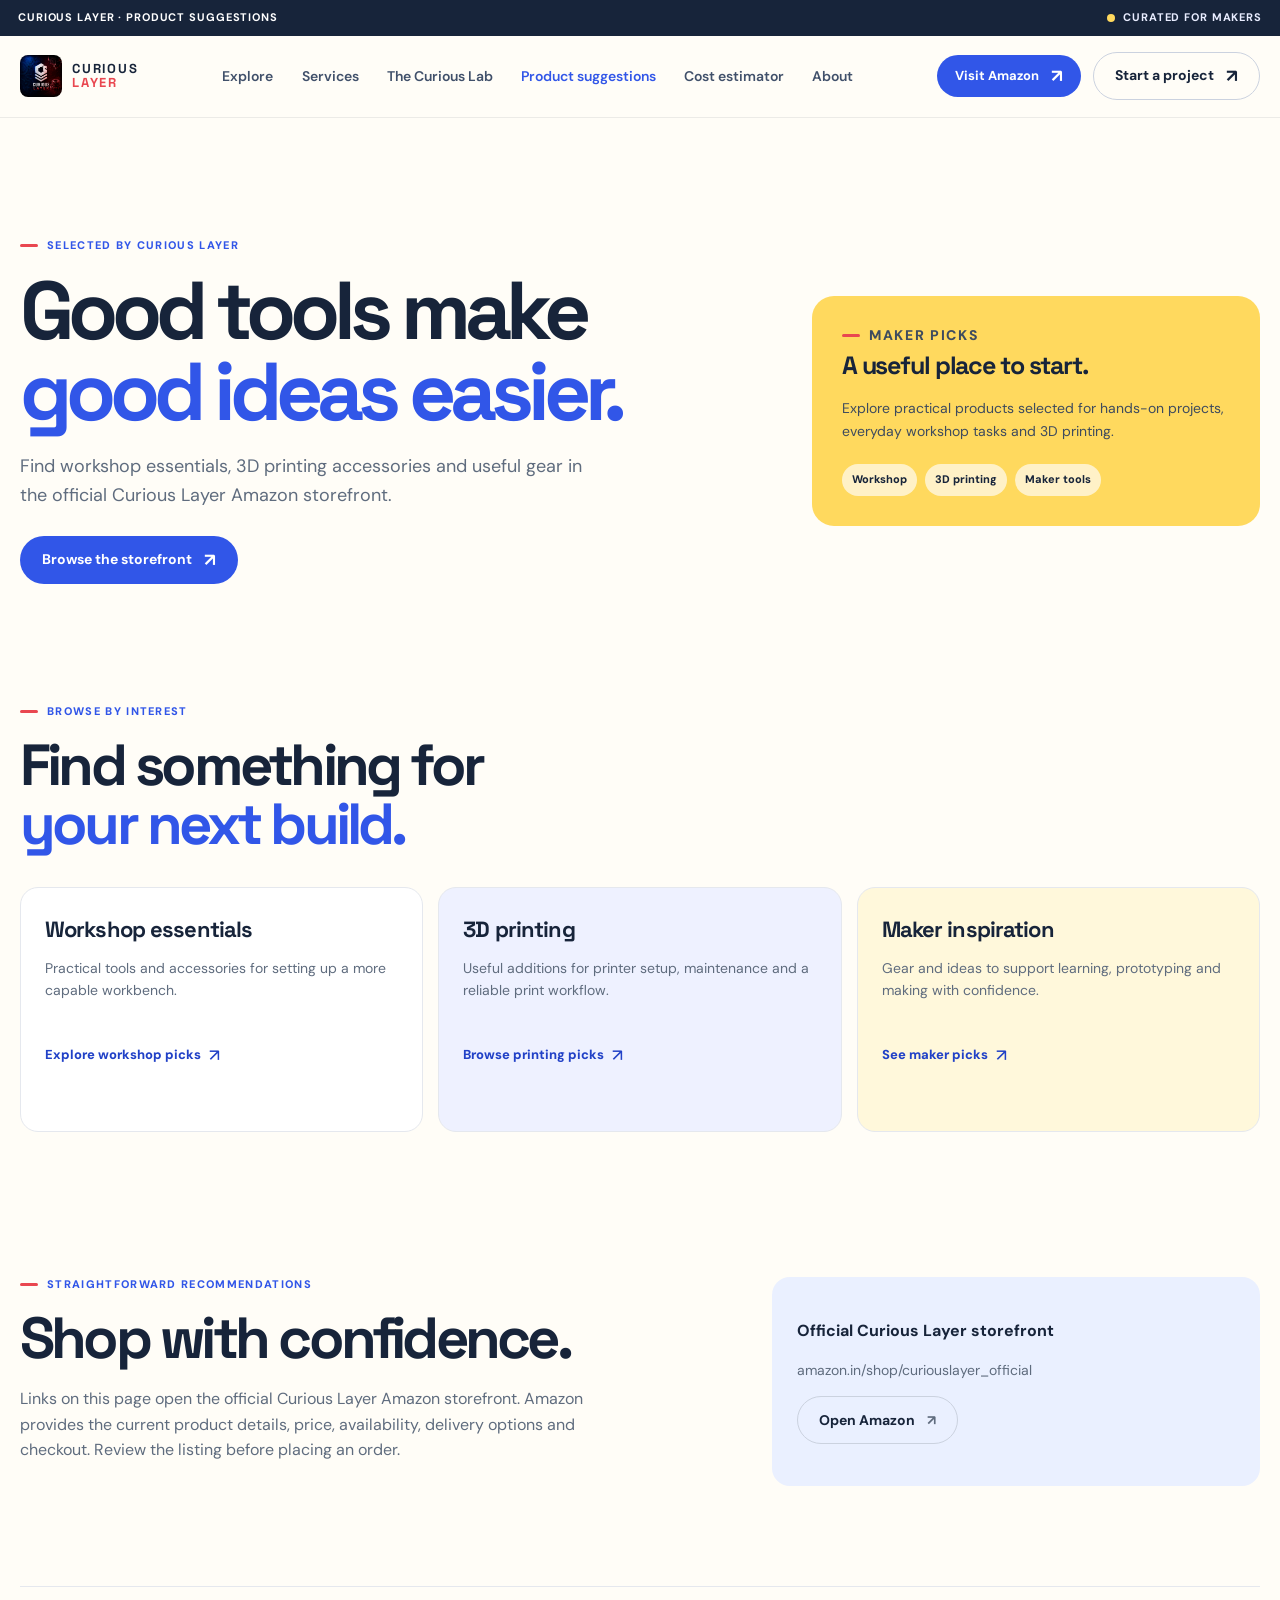
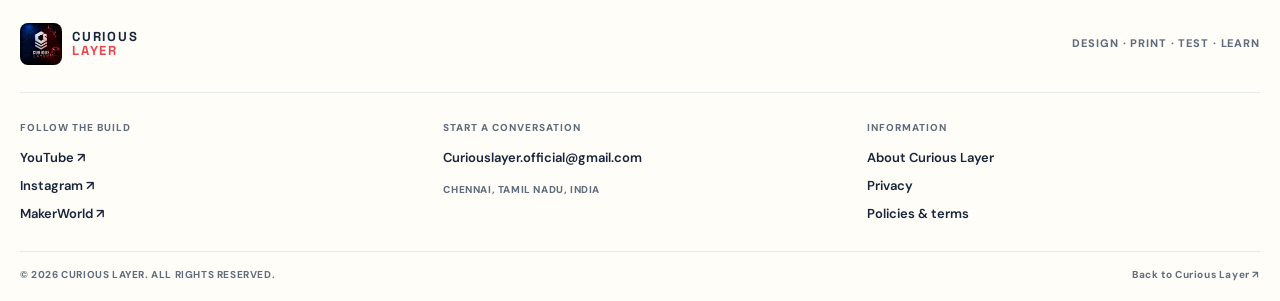
<file: products.html>
<!doctype html>
<html lang="en">
  <head>
    <meta charset="UTF-8" />
    <meta name="viewport" content="width=device-width, initial-scale=1.0" />
    <meta name="description" content="Tools, workshop gear and 3D printing essentials recommended by Curious Layer." />
    <meta name="theme-color" content="#fffdf7" />
    <title>Product Suggestions — Curious Layer</title>
    <link rel="icon" href="favicon.svg" type="image/svg+xml" />
    <link rel="preconnect" href="https://fonts.googleapis.com" /><link rel="preconnect" href="https://fonts.gstatic.com" crossorigin />
    <link href="https://fonts.googleapis.com/css2?family=DM+Sans:wght@400;500;600;700;800&family=Space+Grotesk:wght@400;500;600;700&display=swap" rel="stylesheet" />
    <link rel="stylesheet" href="styles.css?v=20261025-2" />
  </head>
  <body>
    <a class="sr-only" href="#main">Skip to content</a>
    <div class="site-shell product-page-shell">
      <div class="utility-bar"><span>Curious Layer · Product suggestions</span><span class="utility-status"><i></i> Curated for makers</span></div>
      <header class="site-header"><a class="brand" href="index.html" aria-label="Curious Layer home"><img class="brand-image" data-brand-logo src="assets/brand/curious-layer-logo.png" alt="" /><span class="brand-name">CURIOUS <em>LAYER</em></span></a><nav class="main-nav" aria-label="Primary navigation"><a href="index.html#shop">Explore</a><a href="index.html#services">Services</a><a href="index.html#lab">The Curious Lab</a><a href="products.html" aria-current="page">Product suggestions</a><a href="estimator.html">Cost estimator</a><a href="about.html">About</a></nav><div class="header-actions"><a class="button button-small" href="https://www.amazon.in/shop/curiouslayer_official" target="_blank" rel="noopener noreferrer">Visit Amazon <span>↗</span></a><a class="button button-outline" href="index.html#quote">Start a project <span>↗</span></a><button class="menu-toggle" aria-label="Open navigation" aria-expanded="false"><span></span><span></span></button></div></header>
      <main id="main">
        <section class="product-hero"><div><p class="eyebrow"><span></span> Selected by Curious Layer</p><h1>Good tools make<br /><i>good ideas easier.</i></h1><p>Find workshop essentials, 3D printing accessories and useful gear in the official Curious Layer Amazon storefront.</p><a class="button button-primary" href="https://www.amazon.in/shop/curiouslayer_official" target="_blank" rel="noopener noreferrer">Browse the storefront <span>↗</span></a></div><aside class="product-promo"><p class="eyebrow"><span></span> Maker picks</p><h2>A useful place to start.</h2><p>Explore practical products selected for hands-on projects, everyday workshop tasks and 3D printing.</p><div class="promo-tags"><span>Workshop</span><span>3D printing</span><span>Maker tools</span></div></aside></section>
        <section class="suggestions"><div class="section-heading"><div><p class="eyebrow"><span></span> Browse by interest</p><h2>Find something for<br /><i>your next build.</i></h2></div></div><div class="suggestion-grid"><article><h3>Workshop essentials</h3><p>Practical tools and accessories for setting up a more capable workbench.</p><a href="https://www.amazon.in/shop/curiouslayer_official" target="_blank" rel="noopener noreferrer" class="text-link">Explore workshop picks <b>↗</b></a></article><article><h3>3D printing</h3><p>Useful additions for printer setup, maintenance and a reliable print workflow.</p><a href="https://www.amazon.in/shop/curiouslayer_official" target="_blank" rel="noopener noreferrer" class="text-link">Browse printing picks <b>↗</b></a></article><article><h3>Maker inspiration</h3><p>Gear and ideas to support learning, prototyping and making with confidence.</p><a href="https://www.amazon.in/shop/curiouslayer_official" target="_blank" rel="noopener noreferrer" class="text-link">See maker picks <b>↗</b></a></article></div></section>
        <section class="affiliate-note"><div><p class="eyebrow"><span></span> Straightforward recommendations</p><h2>Shop with confidence.</h2><p>Links on this page open the official Curious Layer Amazon storefront. Amazon provides the current product details, price, availability, delivery options and checkout. Review the listing before placing an order.</p></div><div class="affiliate-card"><b>Official Curious Layer storefront</b><span>amazon.in/shop/curiouslayer_official</span><a class="button button-outline" href="https://www.amazon.in/shop/curiouslayer_official" target="_blank" rel="noopener noreferrer">Open Amazon <span>↗</span></a></div></section>
      </main>
      <footer class="site-footer"><div class="footer-top"><a class="brand" href="index.html"><img class="brand-image" data-brand-logo src="assets/brand/curious-layer-logo.png" alt="" /><span class="brand-name">CURIOUS <em>LAYER</em></span></a><p>DESIGN · PRINT · TEST · LEARN</p></div><div class="footer-main"><div><p class="footer-label">FOLLOW THE BUILD</p><a href="https://www.youtube.com/@CuriousLayer06" target="_blank" rel="noopener noreferrer">YouTube ↗</a><a href="https://www.instagram.com/curiouslayer_official/" target="_blank" rel="noopener noreferrer">Instagram ↗</a><a href="https://makerworld.com/en/@curiouslayer" target="_blank" rel="noopener noreferrer">MakerWorld ↗</a></div><div><p class="footer-label">START A CONVERSATION</p><a href="mailto:Curiouslayer.official@gmail.com">Curiouslayer.official@gmail.com</a><span class="footer-location">CHENNAI, TAMIL NADU, INDIA</span></div><div><p class="footer-label">INFORMATION</p><a href="about.html">About Curious Layer</a><a href="legal.html#privacy">Privacy</a><a href="legal.html">Policies & terms</a></div></div><div class="footer-bottom"><span>© 2026 CURIOUS LAYER. ALL RIGHTS RESERVED.</span><a href="index.html">Back to Curious Layer ↗</a></div></footer>
    </div>
    <script src="brand.config.js?v=20261025-2"></script><script src="app.js?v=20261025-2"></script>
  </body>
</html>
</file>
<file: styles.css>
:root {
  color-scheme: light;
  --ink: #17243a;
  --muted: #5f6c7e;
  --blue: #3156e8;
  --blue-dark: #2141c7;
  --blue-pale: #eaf0ff;
  --red: #e94750;
  --yellow: #ffd95e;
  --paper: #fffdf7;
  --cream: #f7f4ea;
  --line: #e5e8ee;
  --white: #ffffff;
  --radius: 22px;
  --shadow: 0 16px 45px rgba(24, 43, 79, .08);
  font-family: 'DM Sans', sans-serif;
  color: var(--ink);
  background: var(--paper);
  font-synthesis: none;
  text-rendering: optimizeLegibility;
}

* { box-sizing: border-box; }
html { scroll-behavior: smooth; scroll-padding-top: 92px; }
body { margin: 0; min-width: 320px; background: var(--paper); color: var(--ink); font-size: 16px; line-height: 1.6; }
body, button, input, select, textarea { font-family: 'DM Sans', sans-serif; }
button, a { -webkit-tap-highlight-color: transparent; }
a { color: inherit; text-decoration: none; }
button { color: inherit; }
img { display: block; max-width: 100%; }
.site-shell { width: min(100% - 40px, 1240px); margin: 0 auto; }
.sr-only { position: absolute; width: 1px; height: 1px; padding: 0; margin: -1px; overflow: hidden; clip: rect(0, 0, 0, 0); white-space: nowrap; border: 0; }

.utility-bar { display: flex; justify-content: space-between; align-items: center; gap: 20px; padding: 9px 18px; margin: 0 -20px; background: var(--ink); color: #fff; font-size: 11px; font-weight: 700; letter-spacing: .08em; text-transform: uppercase; }
.utility-status { display: inline-flex; align-items: center; gap: 8px; color: #e9edff; }
.utility-status i { width: 8px; height: 8px; border-radius: 50%; background: var(--yellow); }
.site-header { position: sticky; z-index: 10; top: 0; display: flex; align-items: center; justify-content: space-between; gap: 30px; min-height: 82px; margin: 0 -20px; padding: 12px 20px; border-bottom: 1px solid rgba(23, 36, 58, .08); background: rgba(255,253,247,.96); backdrop-filter: blur(14px); }
.brand { display: inline-flex; align-items: center; gap: 10px; flex: 0 0 auto; }
.brand-image { width: 42px; height: 42px; object-fit: cover; object-position: center 29%; border-radius: 8px; }
.brand-name { display: grid; font: 700 13px/1.05 'Space Grotesk', sans-serif; letter-spacing: .14em; }
.brand-name em { color: var(--red); font-style: normal; }
.main-nav, .header-actions { display: flex; align-items: center; gap: clamp(15px, 2.2vw, 30px); }
.main-nav a { color: #40506a; font-size: 14px; font-weight: 600; white-space: nowrap; transition: color .18s ease; }
.main-nav a:hover, .main-nav a[aria-current="page"] { color: var(--blue); }
.header-actions { gap: 12px; }
.button { display: inline-flex; justify-content: center; align-items: center; gap: 12px; min-height: 48px; padding: 0 21px; border: 1px solid transparent; border-radius: 999px; cursor: pointer; font-size: 14px; font-weight: 700; line-height: 1.1; white-space: nowrap; transition: transform .18s ease, box-shadow .18s ease, background .18s ease; }
.button:hover { transform: translateY(-2px); box-shadow: 0 8px 18px rgba(23, 36, 58, .12); }
.button span { font-size: 18px; line-height: 0; }
.button-primary { color: white; background: var(--blue); }
.button-primary:hover { background: var(--blue-dark); }
.button-dark { color: white; background: var(--ink); }
.button-outline { color: var(--ink); border-color: #cbd2df; background: transparent; }
.button-small { min-height: 42px; padding: 0 17px; color: white; background: var(--blue); font-size: 13px; }
.menu-toggle { display: none; width: 42px; height: 42px; padding: 10px; border: 1px solid var(--line); border-radius: 50%; background: white; cursor: pointer; }
.menu-toggle span { display: block; width: 18px; height: 2px; margin: 4px auto; border-radius: 2px; background: var(--ink); }

.hero { display: grid; grid-template-columns: 1.2fr .8fr; align-items: center; gap: clamp(32px, 7vw, 90px); padding: clamp(64px, 10vw, 126px) 0 72px; }
.hero-copy { max-width: 760px; }
.eyebrow { display: flex; align-items: center; gap: 9px; margin: 0 0 17px; color: var(--blue); font-size: 11px; font-weight: 800; letter-spacing: .12em; line-height: 1.4; text-transform: uppercase; }
.eyebrow > span { width: 18px; height: 3px; border-radius: 5px; background: var(--red); }
h1, h2, h3, p { margin-top: 0; }
h1, h2, h3 { font-family: 'Space Grotesk', sans-serif; }
h1 { max-width: 750px; margin-bottom: 20px; font-size: clamp(52px, 7.4vw, 94px); font-weight: 700; letter-spacing: -.075em; line-height: .99; }
h1 i, h2 i { color: var(--blue); font-style: normal; }
.hero-description { max-width: 590px; margin-bottom: 28px; color: var(--muted); font-size: clamp(17px, 2vw, 20px); line-height: 1.65; }
.hero-actions { display: flex; flex-wrap: wrap; gap: 12px; }
.hero-proof { display: flex; align-items: flex-start; gap: 14px; margin-top: 42px; }
.proof-line { width: 34px; height: 4px; margin-top: 9px; border-radius: 5px; background: var(--yellow); }
.hero-proof p { margin: 0; color: #68758a; font-size: 11px; font-weight: 800; letter-spacing: .1em; line-height: 1.7; }
.hero-summary { padding: 25px; border-radius: var(--radius); background: var(--blue-pale); }
.hero-summary h2 { margin: 0 0 12px; font-size: 20px; letter-spacing: -.04em; }
.hero-summary > p { margin-bottom: 18px; color: var(--muted); font-size: 14px; }
.summary-list { border-top: 1px solid rgba(49,86,232,.16); }
.summary-list div { display: flex; justify-content: space-between; align-items: center; gap: 15px; padding: 13px 0; border-bottom: 1px solid rgba(49,86,232,.16); font-size: 14px; font-weight: 700; }
.summary-link { display: inline-flex; margin-top: 18px; color: var(--blue-dark); font-size: 13px; font-weight: 800; }

.intro-band { padding: 70px 0 76px; border-radius: 28px; background: var(--cream); }
.intro-band > .eyebrow, .intro-band > h2, .intro-band > p { margin-left: clamp(22px, 5vw, 62px); margin-right: clamp(22px, 5vw, 62px); }
.section-title { max-width: 700px; margin-bottom: 28px; font: 700 clamp(32px, 5vw, 56px)/1.05 'Space Grotesk', sans-serif; letter-spacing: -.06em; }
.service-grid { display: grid; grid-template-columns: repeat(3, minmax(0, 1fr)); gap: 14px; padding: 0 clamp(22px, 5vw, 62px); }
.service-card { display: flex; flex-direction: column; align-items: flex-start; min-height: 270px; padding: 25px; border: 1px solid rgba(23,36,58,.08); border-radius: 18px; background: white; transition: transform .2s ease, box-shadow .2s ease; }
.service-card:hover { transform: translateY(-4px); box-shadow: var(--shadow); }
.service-card:nth-child(2) { background: #fff8db; }
.service-card:nth-child(3) { background: #eef1ff; }
.service-icon { display: grid; place-items: center; width: 46px; height: 46px; margin-bottom: 28px; border-radius: 14px; color: var(--blue); background: white; font: 800 20px 'Space Grotesk', sans-serif; }
.service-card:nth-child(1) .service-icon::after { content: '3D'; }
.service-card:nth-child(2) .service-icon::after { content: 'CAD'; font-size: 12px; }
.service-card:nth-child(3) .service-icon::after { content: '✓'; }
.service-card h2 { margin-bottom: 8px; font-size: 24px; letter-spacing: -.04em; }
.service-card p { margin-bottom: 20px; color: var(--muted); font-size: 14px; }
.text-link { display: inline-flex; align-items: center; gap: 8px; color: var(--blue-dark); font-size: 13px; font-weight: 800; }
.text-link b { font-size: 17px; font-weight: 500; }

.machine-capability, .products, .lab-section, .principles, .suggestions, .affiliate-note, .about-story, .about-pillars, .about-focus, .about-connect, .legal-content { padding: 100px 0; }
.machine-capability { display: grid; grid-template-columns: .9fr 1.1fr; align-items: center; gap: clamp(34px, 8vw, 110px); }
.capability-copy h2, .section-heading h2, .about-focus h2, .story-intro h2, .affiliate-note h2 { margin-bottom: 18px; font-size: clamp(36px, 5.2vw, 58px); letter-spacing: -.065em; line-height: 1.02; }
.capability-copy > p:not(.eyebrow), .story-copy p, .affiliate-note > div > p:not(.eyebrow) { max-width: 570px; margin-bottom: 23px; color: var(--muted); }
.spec-panel { padding: clamp(22px, 4vw, 36px); border: 1px solid var(--line); border-radius: var(--radius); background: white; box-shadow: var(--shadow); }
.spec-panel-title { display: flex; flex-wrap: wrap; justify-content: space-between; gap: 8px 18px; align-items: center; margin-bottom: 15px; padding-bottom: 19px; border-bottom: 1px solid var(--line); }
.spec-panel-title span { color: var(--muted); font-size: 11px; font-weight: 800; letter-spacing: .1em; text-transform: uppercase; }
.spec-panel-title b { font-family: 'Space Grotesk', sans-serif; font-size: 17px; }
.spec-panel dl { display: grid; grid-template-columns: 1fr 1fr; margin: 0; }
.spec-panel dl > div { padding: 15px 5px 15px 0; border-bottom: 1px solid var(--line); }
.spec-panel dl > div:nth-child(odd) { padding-right: 16px; }
.spec-panel dl > div:nth-child(even) { padding-left: 16px; border-left: 1px solid var(--line); }
.spec-panel dl > .wide { grid-column: 1 / -1; padding-right: 0; border-left: 0; }
.spec-panel dt { margin-bottom: 4px; color: var(--muted); font-size: 11px; font-weight: 700; text-transform: uppercase; }
.spec-panel dd { margin: 0; font-size: 14px; font-weight: 700; }
.spec-panel > p { margin: 15px 0 0; color: var(--muted); font-size: 12px; }

.section-heading { display: flex; justify-content: space-between; align-items: flex-end; gap: 30px; margin-bottom: 32px; }
.section-heading h2 { margin: 0; }
.section-link { margin-bottom: 7px; white-space: nowrap; }
.products { padding-top: 20px; }
.product-grid { display: grid; grid-template-columns: repeat(2, minmax(0, 1fr)); gap: 18px; }
.product-card { display: flex; flex-direction: column; align-items: flex-start; min-height: 280px; padding: clamp(23px, 4vw, 34px); border: 1px solid var(--line); border-radius: var(--radius); background: white; transition: transform .2s ease, box-shadow .2s ease; }
.product-card:hover { transform: translateY(-3px); box-shadow: var(--shadow); }
.product-card:nth-child(2) { background: #fff8db; }
.product-meta { display: flex; flex-wrap: wrap; align-items: center; gap: 8px; margin-bottom: 17px; }
.badge { display: inline-flex; align-items: center; min-height: 28px; padding: 5px 11px; border-radius: 999px; background: var(--blue-pale); color: var(--blue-dark); font-size: 10px; font-weight: 800; letter-spacing: .05em; text-transform: uppercase; }
.badge.suggested { background: white; }
.product-card h3 { margin-bottom: 9px; font-size: 26px; letter-spacing: -.045em; }
.product-card > p { max-width: 570px; margin-bottom: 20px; color: var(--muted); font-size: 14px; }
.product-card > .text-link { margin-top: auto; }

.project-banner { display: grid; grid-template-columns: 1fr 1fr; align-items: center; gap: 50px; margin: 10px 0 70px; padding: clamp(30px, 6vw, 72px); border-radius: 28px; background: var(--blue); color: white; }
.project-copy .eyebrow { color: #f5f7ff; }
.project-copy .eyebrow > span { background: var(--yellow); }
.project-copy h2 { margin: 0 0 18px; font-size: clamp(42px, 6vw, 68px); letter-spacing: -.07em; line-height: 1; }
.project-copy h2 i { color: var(--yellow); }
.project-copy > p:not(.eyebrow) { max-width: 490px; margin-bottom: 25px; color: #e4eaff; }
.project-banner .button-primary { color: var(--ink); background: var(--yellow); }
.process-track { display: grid; grid-template-columns: 1fr; gap: 0; padding: 10px 0; }
.process-step { display: flex; align-items: center; gap: 18px; min-height: 54px; border-bottom: 1px solid rgba(255,255,255,.2); }
.process-step:last-of-type { border-bottom: 0; }
.process-step span { display: grid; place-items: center; width: 28px; height: 28px; border-radius: 50%; color: var(--ink); background: var(--yellow); font-size: 12px; font-weight: 800; }
.process-step b { font: 600 18px 'Space Grotesk', sans-serif; }
.process-track > small { margin-top: 16px; color: #d9e1ff; font-size: 10px; font-weight: 800; letter-spacing: .14em; }

.lab-section { padding-top: 10px; padding-bottom: 78px; }
.lab-grid { display: grid; grid-template-columns: repeat(3, minmax(0, 1fr)); gap: 16px; }
.lab-card { display: flex; flex-direction: column; align-items: flex-start; min-height: 240px; padding: 24px; border: 1px solid var(--line); border-radius: 18px; background: white; }
.lab-card:nth-child(2) { background: #eef1ff; }
.lab-card:nth-child(3) { background: #fff8db; }
.lab-card .card-category { margin-bottom: 9px; color: var(--blue); font-size: 10px; font-weight: 800; letter-spacing: .1em; text-transform: uppercase; }
.lab-card h3 { margin-bottom: 10px; font-size: 21px; letter-spacing: -.04em; line-height: 1.2; }
.lab-card > p:not(.card-category) { color: var(--muted); font-size: 13px; }
.lab-card > .text-link { margin-top: auto; }

.principles { padding-top: 45px; padding-bottom: 86px; border-top: 1px solid var(--line); }
.principles-grid { display: grid; grid-template-columns: repeat(3, minmax(0, 1fr)); gap: 24px; }
.principles-grid > div { padding-top: 18px; border-top: 3px solid var(--yellow); }
.principles-grid h3 { margin: 0 0 7px; font-size: 20px; letter-spacing: -.04em; }
.principles-grid p { margin: 0; color: var(--muted); font-size: 14px; }

.site-footer { padding: 36px 0 18px; border-top: 1px solid var(--line); }
.footer-top { display: flex; justify-content: space-between; align-items: center; gap: 24px; padding-bottom: 27px; border-bottom: 1px solid var(--line); }
.footer-top > p { margin: 0; color: var(--muted); font-size: 11px; font-weight: 800; letter-spacing: .08em; }
.footer-main { display: grid; grid-template-columns: repeat(3, 1fr); gap: 30px; padding: 27px 0; }
.footer-main > div { display: flex; flex-direction: column; align-items: flex-start; gap: 7px; }
.footer-label { margin-bottom: 5px; color: var(--muted); font-size: 10px; font-weight: 800; letter-spacing: .1em; }
.footer-main a, .footer-main span:not(.footer-location) { font-size: 13px; font-weight: 600; }
.footer-main a:hover, .legal-documents a:hover { color: var(--blue); }
.footer-location { margin-top: 6px; color: var(--muted); font-size: 10px; font-weight: 800; letter-spacing: .06em; }
.footer-bottom { display: flex; justify-content: space-between; gap: 20px; padding-top: 15px; border-top: 1px solid var(--line); color: var(--muted); font-size: 10px; font-weight: 700; letter-spacing: .06em; }

.product-hero, .about-hero { display: grid; grid-template-columns: 1fr .65fr; align-items: center; gap: clamp(35px, 8vw, 110px); padding: clamp(70px, 10vw, 120px) 0 80px; }
.product-hero h1, .about-hero h1 { font-size: clamp(50px, 7vw, 82px); }
.product-hero > div:first-child > p:not(.eyebrow), .about-hero > div:first-child > p:not(.eyebrow) { max-width: 590px; margin-bottom: 26px; color: var(--muted); font-size: 18px; }
.product-promo, .about-promo { padding: 30px; border-radius: var(--radius); background: var(--yellow); }
.product-promo h2, .about-promo h2 { margin-bottom: 12px; font-size: 25px; letter-spacing: -.045em; }
.product-promo p, .about-promo p { margin-bottom: 0; color: #3e4b5e; font-size: 14px; }
.product-promo .promo-tags { display: flex; flex-wrap: wrap; gap: 8px; margin-top: 22px; }
.promo-tags span { padding: 7px 10px; border-radius: 999px; background: rgba(255,255,255,.65); font-size: 11px; font-weight: 800; }
.suggestions { padding-top: 40px; }
.suggestion-grid { display: grid; grid-template-columns: repeat(3, minmax(0,1fr)); gap: 15px; }
.suggestion-grid article { min-height: 245px; padding: 24px; border: 1px solid var(--line); border-radius: 18px; background: white; }
.suggestion-grid article:nth-child(2) { background: #eef1ff; }
.suggestion-grid article:nth-child(3) { background: #fff8db; }
.suggestion-grid article h3 { margin: 0 0 10px; font-size: 22px; letter-spacing: -.04em; }
.suggestion-grid article p { min-height: 67px; margin: 0 0 17px; color: var(--muted); font-size: 14px; }
.affiliate-note { display: grid; grid-template-columns: 1fr .7fr; gap: 55px; padding-top: 45px; }
.affiliate-card { display: flex; flex-direction: column; align-items: flex-start; justify-content: center; gap: 15px; padding: 25px; border-radius: 18px; background: var(--blue-pale); }
.affiliate-card span { color: var(--muted); font-size: 14px; }
.about-story { display: grid; grid-template-columns: .8fr 1.2fr; gap: 60px; border-top: 1px solid var(--line); }
.story-intro h2 { font-size: clamp(34px, 4.5vw, 50px); }
.story-copy p:last-child { margin-bottom: 0; }
.about-pillars { padding-top: 30px; }
.about-pillars > .eyebrow { margin-bottom: 20px; }
.pillar-grid { display: grid; grid-template-columns: repeat(3, 1fr); gap: 16px; }
.pillar-grid > div { padding: 23px; border-radius: 18px; background: var(--cream); }
.pillar-grid > div:nth-child(2) { background: var(--blue-pale); }
.pillar-grid > div:nth-child(3) { background: #fff8db; }
.pillar-grid h3 { margin: 0 0 9px; font-size: 21px; }
.pillar-grid p { margin: 0; color: var(--muted); font-size: 14px; }
.about-focus { display: grid; grid-template-columns: .8fr 1.2fr; gap: 60px; padding-top: 25px; }
.focus-list > div { display: grid; grid-template-columns: .55fr 1fr; gap: 15px; padding: 16px 0; border-bottom: 1px solid var(--line); }
.focus-list > div:first-child { padding-top: 0; }
.focus-list span { color: var(--blue); font-size: 11px; font-weight: 800; letter-spacing: .06em; }
.focus-list p { margin: 0; color: var(--muted); font-size: 14px; }
.about-connect { display: flex; justify-content: space-between; align-items: center; gap: 24px; padding-top: 25px; }
.about-connect > .eyebrow { margin: 0; }
.about-connect > div { display: flex; flex-wrap: wrap; gap: 10px; }

.legal-hero { padding: 76px 0 45px; }
.legal-hero h1 { font-size: clamp(44px, 6vw, 72px); }
.legal-hero > p:not(.eyebrow) { max-width: 780px; color: var(--muted); }
.legal-meta { display: flex; flex-wrap: wrap; gap: 8px; margin-top: 25px; }
.legal-meta span { padding: 8px 11px; border-radius: 999px; background: var(--cream); color: #526075; font-size: 10px; font-weight: 800; letter-spacing: .04em; }
.legal-content { display: grid; grid-template-columns: 220px 1fr; align-items: start; gap: clamp(32px, 6vw, 75px); padding-top: 30px; }
.legal-nav { position: sticky; top: 105px; display: flex; flex-direction: column; gap: 8px; padding: 16px; border-radius: 16px; background: var(--blue-pale); }
.legal-nav a { padding: 7px 8px; border-radius: 8px; color: #45546b; font-size: 13px; font-weight: 700; }
.legal-nav a:hover { color: var(--blue); background: white; }
.legal-documents article { padding: 0 0 30px; margin: 0 0 30px; border-bottom: 1px solid var(--line); scroll-margin-top: 100px; }
.legal-documents article:last-child { border: 0; }
.legal-documents .eyebrow { margin-bottom: 9px; }
.legal-documents h2 { margin-bottom: 12px; font-size: 27px; letter-spacing: -.04em; }
.legal-documents p:not(.eyebrow) { max-width: 820px; margin-bottom: 12px; color: var(--muted); font-size: 14px; }
.legal-documents a { color: var(--blue-dark); font-weight: 700; text-decoration: underline; text-underline-offset: 3px; }

.quote-dialog { position: fixed; inset: 0; width: min(720px, calc(100% - 28px)); max-height: min(90vh, 860px); padding: 0; overflow: auto; border: 0; border-radius: 22px; background: white; color: var(--ink); box-shadow: 0 25px 100px rgba(17, 30, 56, .3); }
.quote-dialog::backdrop { background: rgba(22, 34, 55, .52); backdrop-filter: blur(4px); }
.dialog-close { position: sticky; z-index: 2; top: 13px; float: right; width: 38px; height: 38px; margin: 13px 13px -51px 0; border: 0; border-radius: 50%; background: rgba(255,255,255,.9); cursor: pointer; font-size: 25px; }
.dialog-heading { padding: 38px clamp(24px, 6vw, 50px) 25px; background: var(--blue-pale); }
.dialog-heading h2 { margin: 0 0 12px; font-size: clamp(37px, 6vw, 52px); letter-spacing: -.065em; line-height: 1; }
.dialog-heading h2 i { color: var(--blue); font-style: normal; }
.dialog-heading > p:last-child { max-width: 530px; margin: 0; color: var(--muted); font-size: 14px; }
.quote-form { display: grid; grid-template-columns: 1fr 1fr; gap: 16px; padding: 28px clamp(24px, 6vw, 50px) 36px; }
.quote-form label { display: flex; flex-direction: column; gap: 7px; color: #526075; font-size: 11px; font-weight: 800; letter-spacing: .04em; }
.quote-form input, .quote-form select, .quote-form textarea { width: 100%; min-height: 45px; padding: 11px 13px; border: 1px solid #d7dce5; border-radius: 9px; outline: 0; color: var(--ink); background: white; font-size: 14px; }
.quote-form input:focus, .quote-form select:focus, .quote-form textarea:focus { border-color: var(--blue); box-shadow: 0 0 0 3px rgba(49,86,232,.12); }
.quote-form .full-field { grid-column: 1 / -1; }
.quote-form textarea { min-height: 110px; resize: vertical; }
.quote-form .file-label { grid-column: 1 / -1; }
.file-label input { min-height: auto; padding: 9px; font-size: 12px; }
.quote-form > button { justify-self: start; }
.quote-form > .form-note { grid-column: 1 / -1; margin: -5px 0 0; color: var(--muted); font-size: 12px; }
.email-fallback { grid-column: 1 / -1; display: flex; flex-direction: column; gap: 10px; padding: 16px; border: 1px solid var(--blue); border-radius: 12px; background: var(--blue-pale); }
.fallback-intro { margin: 0; color: var(--ink); font-size: 13px; }
.fallback-body { width: 100%; padding: 10px 12px; border: 1px solid #d7dce5; border-radius: 9px; font-family: monospace; font-size: 12px; color: var(--ink); background: white; resize: vertical; }
.fallback-copy { align-self: flex-start; min-height: 38px; padding: 0 16px; font-size: 13px; }
.form-success { grid-column: 1 / -1; display: flex; flex-direction: column; align-items: center; justify-content: center; gap: 12px; padding: 48px 24px; text-align: center; }
.success-icon { display: grid; place-items: center; width: 64px; height: 64px; border-radius: 50%; background: #d4f5e2; color: #1a9e52; font-size: 28px; font-weight: 700; }
.form-success h3 { margin: 0; font-size: 28px; letter-spacing: -.04em; }
.form-success p { margin: 0; color: var(--muted); font-size: 15px; }
.form-success .success-sub { font-size: 12px; font-weight: 700; letter-spacing: .06em; text-transform: uppercase; margin-top: 8px; }

@media (max-width: 900px) {
  .main-nav { gap: 14px; }
  .main-nav a { font-size: 12px; }
  .site-header { gap: 18px; }
  .hero { grid-template-columns: 1fr .75fr; gap: 30px; }
  .service-grid { padding-right: 24px; padding-left: 24px; }
}
@media (max-width: 800px) {
  .site-shell { width: min(100% - 28px, 1240px); }
  .utility-bar { margin: 0 -14px; padding: 8px 14px; font-size: 9px; }
  .site-header { min-height: 70px; margin: 0 -14px; padding: 10px 14px; }
  .brand-image { width: 37px; height: 37px; }
  .brand-name { font-size: 11px; }
  .menu-toggle { display: block; }
  .main-nav { position: absolute; top: calc(100% + 1px); left: 0; right: 0; display: none; align-items: stretch; gap: 0; padding: 8px 14px 14px; border-bottom: 1px solid var(--line); background: var(--paper); box-shadow: 0 14px 18px rgba(23,36,58,.06); }
  .nav-open .main-nav { display: flex; flex-direction: column; }
  .main-nav a { padding: 12px 8px; border-bottom: 1px solid var(--line); font-size: 14px; }
  .header-actions { gap: 7px; }
  .header-actions .button-small { min-height: 39px; padding: 0 12px; font-size: 11px; }
  .hero { grid-template-columns: 1fr; gap: 32px; padding: 66px 0 55px; }
  h1 { font-size: clamp(49px, 14vw, 72px); }
  .hero-summary { max-width: 520px; }
  .intro-band { margin: 0 -14px; border-radius: 0; padding: 52px 0; }
  .service-grid { grid-template-columns: 1fr; padding: 0 18px; }
  .service-card { min-height: 220px; }
  .service-icon { margin-bottom: 18px; }
  .machine-capability, .products, .lab-section, .principles, .suggestions, .affiliate-note, .about-story, .about-pillars, .about-focus, .about-connect, .legal-content { padding-top: 65px; padding-bottom: 65px; }
  .machine-capability, .product-hero, .about-hero, .about-story, .about-focus, .affiliate-note, .legal-content { grid-template-columns: 1fr; gap: 28px; }
  .product-hero, .about-hero { padding: 62px 0 50px; }
  .section-heading { align-items: flex-start; flex-direction: column; gap: 16px; }
  .section-link { margin: 0; }
  .product-grid, .lab-grid, .suggestion-grid, .pillar-grid, .principles-grid { grid-template-columns: 1fr; }
  .product-card, .lab-card { min-height: 220px; }
  .project-banner { grid-template-columns: 1fr; gap: 28px; margin-bottom: 55px; border-radius: 20px; }
  .lab-section { padding-top: 0; }
  .principles { padding-top: 35px; }
  .footer-top { align-items: flex-start; flex-direction: column; }
  .footer-main { grid-template-columns: 1fr 1fr; }
  .footer-main > div:last-child { grid-column: 1 / -1; }
  .legal-nav { position: static; display: grid; grid-template-columns: 1fr 1fr; }
  .legal-hero { padding-top: 56px; }
  .about-connect { align-items: flex-start; flex-direction: column; }
  .quote-form { grid-template-columns: 1fr; }
  .quote-form .full-field, .quote-form .file-label, .quote-form > .form-note { grid-column: auto; }
}
@media (max-width: 430px) {
  .utility-bar > span:first-child { max-width: 54%; }
  .utility-status { font-size: 8px; }
  .header-actions > .button-small { display: none; }
  .hero-actions .button { width: 100%; }
  .spec-panel dl { grid-template-columns: 1fr; }
  .spec-panel dl > div:nth-child(even) { padding-left: 0; border-left: 0; }
  .spec-panel dl > .wide { grid-column: auto; }
  .focus-list > div { grid-template-columns: 1fr; gap: 5px; }
  .footer-main { grid-template-columns: 1fr; }
  .footer-main > div:last-child { grid-column: auto; }
  .footer-bottom { flex-direction: column; gap: 5px; }
}

/* Scroll animations */
.anim-ready { opacity: 0; transform: translateY(28px); transition: opacity 0.55s ease, transform 0.55s ease; }
.anim-ready.in-view { opacity: 1; transform: none; }
.service-card.anim-ready:nth-child(2) { transition-delay: 0.1s; }
.service-card.anim-ready:nth-child(3) { transition-delay: 0.2s; }
.lab-card.anim-ready:nth-child(2) { transition-delay: 0.1s; }
.lab-card.anim-ready:nth-child(3) { transition-delay: 0.2s; }
.principles-grid > div.anim-ready:nth-child(2) { transition-delay: 0.1s; }
.principles-grid > div.anim-ready:nth-child(3) { transition-delay: 0.2s; }
.process-step.anim-ready:nth-child(2) { transition-delay: 0.08s; }
.process-step.anim-ready:nth-child(3) { transition-delay: 0.16s; }
.process-step.anim-ready:nth-child(4) { transition-delay: 0.24s; }
@media (prefers-reduced-motion: reduce) { .anim-ready { opacity: 1; transform: none; transition: none; } }

/* Estimator */
.estimator-page-shell .estimator-hero { padding: 80px 0 48px; max-width: 700px; }
.estimator-page-shell .estimator-hero .eyebrow { margin-bottom: 12px; }
.estimator-page-shell .estimator-hero h1 { font: 800 clamp(2rem, 5vw, 3.25rem)/1.08 'Space Grotesk', sans-serif; margin: 0 0 18px; color: var(--ink); }
.estimator-page-shell .estimator-hero p { font-size: 1.05rem; color: var(--muted); max-width: 560px; margin: 0; }

.estimator-section { padding: 0 0 80px; }
.estimator-card { background: var(--white); border: 1px solid var(--line); border-radius: var(--radius); box-shadow: var(--shadow); padding: 40px; display: grid; gap: 36px; }

/* Material pills */
.est-label { font-size: 11px; font-weight: 700; letter-spacing: .1em; text-transform: uppercase; color: var(--muted); margin-bottom: 10px; }
.material-pills { display: flex; flex-wrap: wrap; gap: 8px; }
.material-pill { appearance: none; border: 1.5px solid var(--line); border-radius: 999px; background: var(--cream); color: var(--ink); padding: 7px 18px; font: 600 13px/1 'DM Sans', sans-serif; cursor: pointer; transition: background .18s, color .18s, border-color .18s; }
.material-pill:hover { border-color: var(--blue); color: var(--blue); }
.material-pill.selected { background: var(--blue); color: #fff; border-color: var(--blue); }

/* Inputs row */
.est-inputs-row { display: grid; grid-template-columns: repeat(auto-fit, minmax(140px, 1fr)); gap: 20px; }
.est-field { display: flex; flex-direction: column; gap: 6px; }
.est-field label { font-size: 11px; font-weight: 700; letter-spacing: .1em; text-transform: uppercase; color: var(--muted); }
.est-field input[type="number"] { width: 100%; border: 1.5px solid var(--line); border-radius: 10px; padding: 10px 14px; font: 600 15px 'DM Sans', sans-serif; color: var(--ink); background: var(--paper); transition: border-color .18s; }
.est-field input[type="number"]:focus { outline: none; border-color: var(--blue); }
.est-dim-row { display: flex; align-items: center; gap: 8px; }
.est-dim-row input { flex: 1; min-width: 0; }
.est-dim-row span { font-weight: 700; color: var(--muted); font-size: 14px; }

/* Slider */
.est-slider-wrapper { display: flex; flex-direction: column; gap: 8px; }
.est-slider-top { display: flex; justify-content: space-between; align-items: baseline; }
.est-slider-val { font: 700 22px/1 'Space Grotesk', sans-serif; color: var(--blue); }
input[type="range"].est-slider { width: 100%; appearance: none; height: 6px; border-radius: 999px; background: linear-gradient(to right, var(--blue) var(--pct, 10%), var(--line) var(--pct, 10%)); outline: none; cursor: pointer; }
input[type="range"].est-slider::-webkit-slider-thumb { appearance: none; width: 22px; height: 22px; border-radius: 50%; background: var(--blue); border: 3px solid #fff; box-shadow: 0 2px 8px rgba(49,86,232,.25); cursor: pointer; }
input[type="range"].est-slider::-moz-range-thumb { width: 22px; height: 22px; border-radius: 50%; background: var(--blue); border: 3px solid #fff; box-shadow: 0 2px 8px rgba(49,86,232,.25); cursor: pointer; }

/* Cost output */
.est-output { background: var(--blue-pale); border: 1.5px solid rgba(49,86,232,.15); border-radius: 16px; padding: 28px 32px; display: grid; gap: 10px; }
.est-output-row { display: flex; justify-content: space-between; align-items: baseline; gap: 12px; flex-wrap: wrap; font-size: 14px; color: var(--muted); }
.est-output-row b { font-family: 'Space Grotesk', sans-serif; font-size: 15px; color: var(--ink); }
.est-total-row { margin-top: 8px; padding-top: 16px; border-top: 1.5px solid rgba(49,86,232,.15); display: flex; justify-content: space-between; align-items: center; flex-wrap: wrap; gap: 8px; }
.est-total-label { font-size: 11px; font-weight: 700; letter-spacing: .1em; text-transform: uppercase; color: var(--muted); }
.est-total-amount { font: 700 clamp(1.6rem, 4vw, 2.4rem)/1 'Space Grotesk', sans-serif; color: var(--blue); }
.est-disclaimer { font-size: 12px; color: var(--muted); margin-top: 4px; font-style: italic; }

/* Material info panel */
.est-info-panel { background: var(--cream); border: 1.5px solid var(--line); border-radius: 14px; padding: 24px 28px; display: grid; gap: 12px; min-height: 120px; }
.est-info-panel[hidden] { display: none; }
.est-info-name { font: 700 18px/1 'Space Grotesk', sans-serif; color: var(--ink); display: flex; align-items: center; gap: 10px; flex-wrap: wrap; }
.mask-badge { display: inline-block; padding: 3px 11px; border-radius: 999px; font-size: 11px; font-weight: 700; letter-spacing: .08em; text-transform: uppercase; }
.mask-badge.yes { background: #fff3bf; color: #7a5900; border: 1px solid #e9c46a; }
.mask-badge.no { background: #d1fae5; color: #065f46; border: 1px solid #6ee7b7; }
.est-info-temps { font-size: 13px; color: var(--muted); display: flex; gap: 18px; flex-wrap: wrap; }
.est-info-temps span { display: inline-flex; align-items: center; gap: 5px; }
.est-info-props, .est-info-apps { font-size: 13px; color: var(--ink); }
.est-info-props strong, .est-info-apps strong { font-size: 10px; font-weight: 700; letter-spacing: .1em; text-transform: uppercase; color: var(--muted); display: block; margin-bottom: 3px; }

/* CTA */
.estimator-cta { padding: 48px 0 80px; text-align: center; display: flex; flex-direction: column; align-items: center; gap: 18px; }
.estimator-cta p { color: var(--muted); font-size: 1rem; margin: 0; max-width: 480px; }

@media (max-width: 640px) {
  .estimator-card { padding: 24px 18px; gap: 28px; }
  .est-output { padding: 20px 18px; }
  .est-info-panel { padding: 18px 16px; }
  .est-inputs-row { grid-template-columns: 1fr; }
}
</file>
